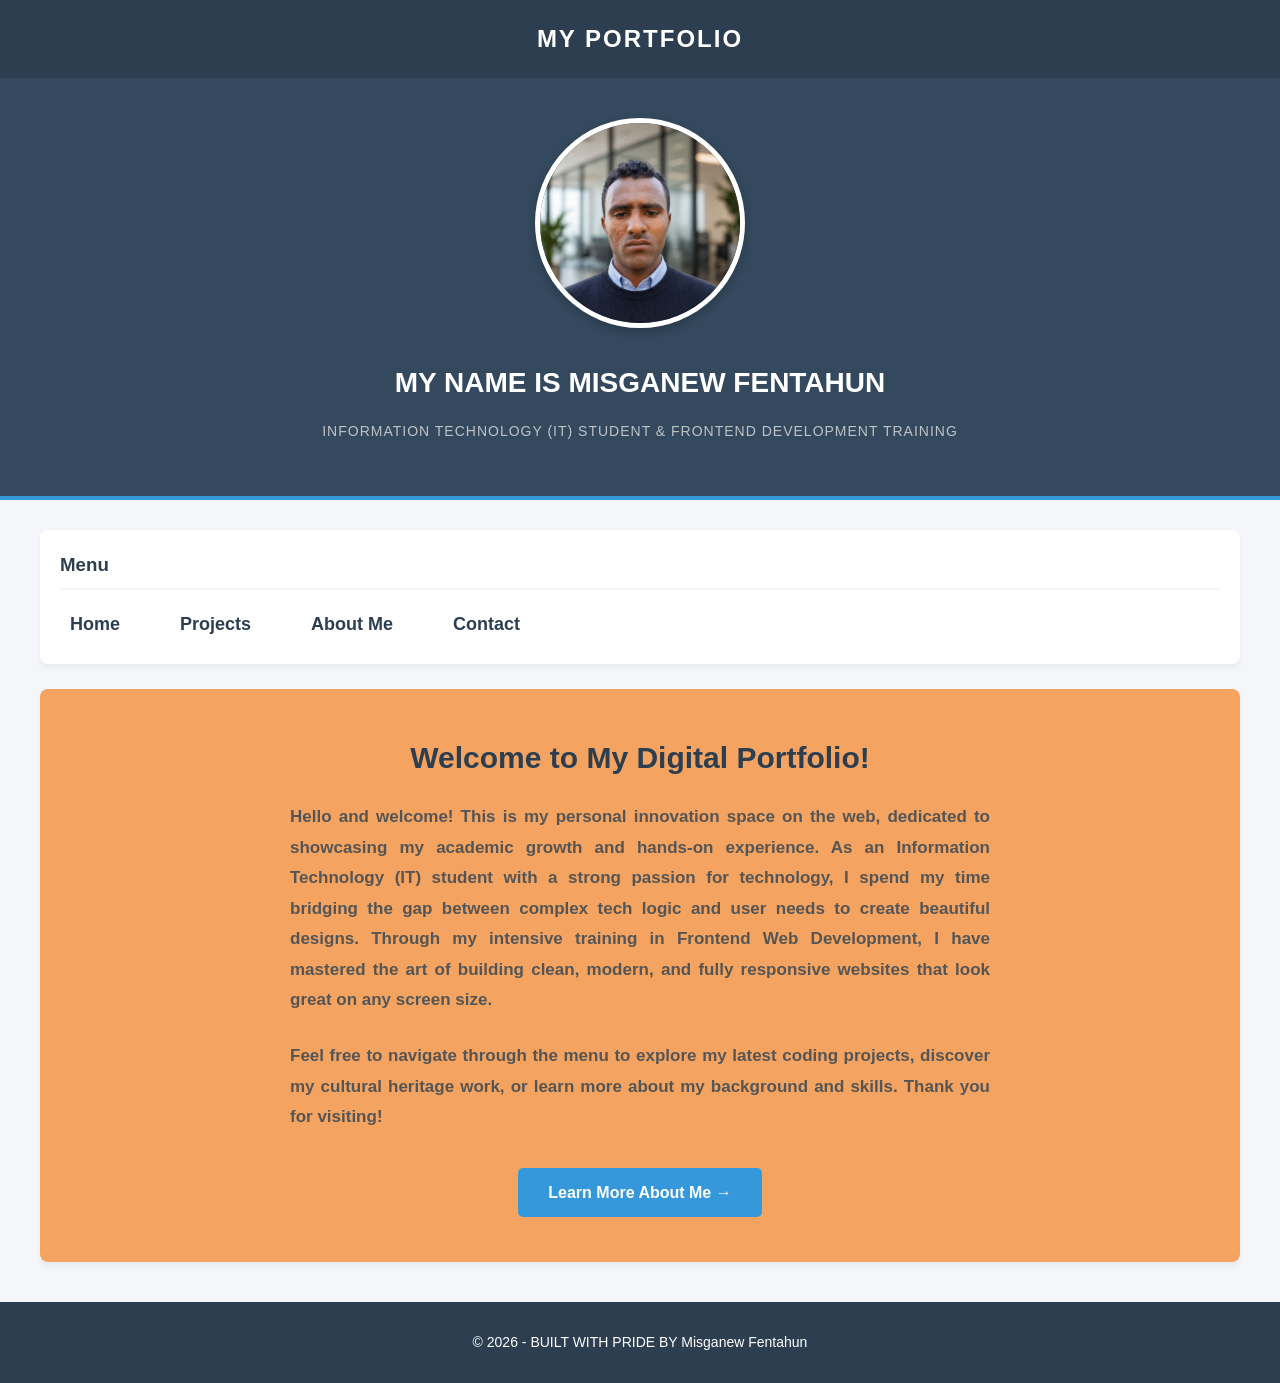
<file: index.html>
<!DOCTYPE html>
<html lang="en">
<head>
    <meta charset="UTF-8">
    <meta name="viewport" content="width=device-width, initial-scale=1.0">
    <title>Misganew Fentahun | Portfolio</title>
    <link rel="stylesheet" href="mainstyle.css">
</head>
<body>

    <header>
        <div class="logo">MY PORTFOLIO</div>
    </header>

    <section id="home" class="hero">
        <img src="misga.jpg" alt="Misganew Fentahun">
        <h1>MY NAME IS MISGANEW FENTAHUN</h1>
        <p>INFORMATION TECHNOLOGY (IT) STUDENT & FRONTEND DEVELOPMENT TRAINING</p>
    </section>

    <div class="main-layout-container">
        
        <nav class="sidebar-nav">
            <h3>Menu</h3>
            <ul>
                <li><a href="index.html">Home</a></li>
                <li><a href="project.html">Projects</a></li>
                <li><a href="about.html">About Me</a></li>
                <li><a href="contact.html">Contact</a></li>
            </ul>
        </nav>

        <main class="content-area">
            <section class="content-section" style="text-align: center; padding: 45px 25px;">
                <h2 style="font-size: 30px; color: #2c3e50; border: none; padding: 0; margin-bottom: 20px;">
                    Welcome to My Digital Portfolio!
                </h2>
                
                <p style="font-size: 17px; color: #555; max-width: 700px; margin: 0 auto 25px auto; line-height: 1.8; text-align: justify;">
                 Hello and welcome! This is my personal innovation space on the web, dedicated to showcasing my academic growth and hands-on experience. As an Information Technology (IT) student with a strong passion for technology, I spend my time bridging the gap between complex tech logic and user needs to create beautiful designs. Through my intensive training in Frontend Web Development, I have mastered the art of building clean, modern, and fully responsive websites that look great on any screen size.
                </p>

                <p style="font-size: 17px; color: #555; max-width: 700px; margin: 0 auto; line-height: 1.8; text-align: justify;">
                    Feel free to navigate through the menu to explore my latest coding projects, discover my cultural heritage work, or learn more about my background and skills. Thank you for visiting!
                </p>
                <div style="margin-top: 35px;">
                    <a href="about.html" style="background-color: #3498db; color: white; text-decoration: none; padding: 12px 30px; border-radius: 5px; font-weight: bold; font-size: 16px; display: inline-block;">
                        Learn More About Me &rarr;
                    </a>
                </div>
            </section>
        </main>

    </div>

              
    <footer>
        <p>&copy; 2026 - BUILT WITH PRIDE BY Misganew Fentahun</p>
    </footer>

</body>
</html>
</file>
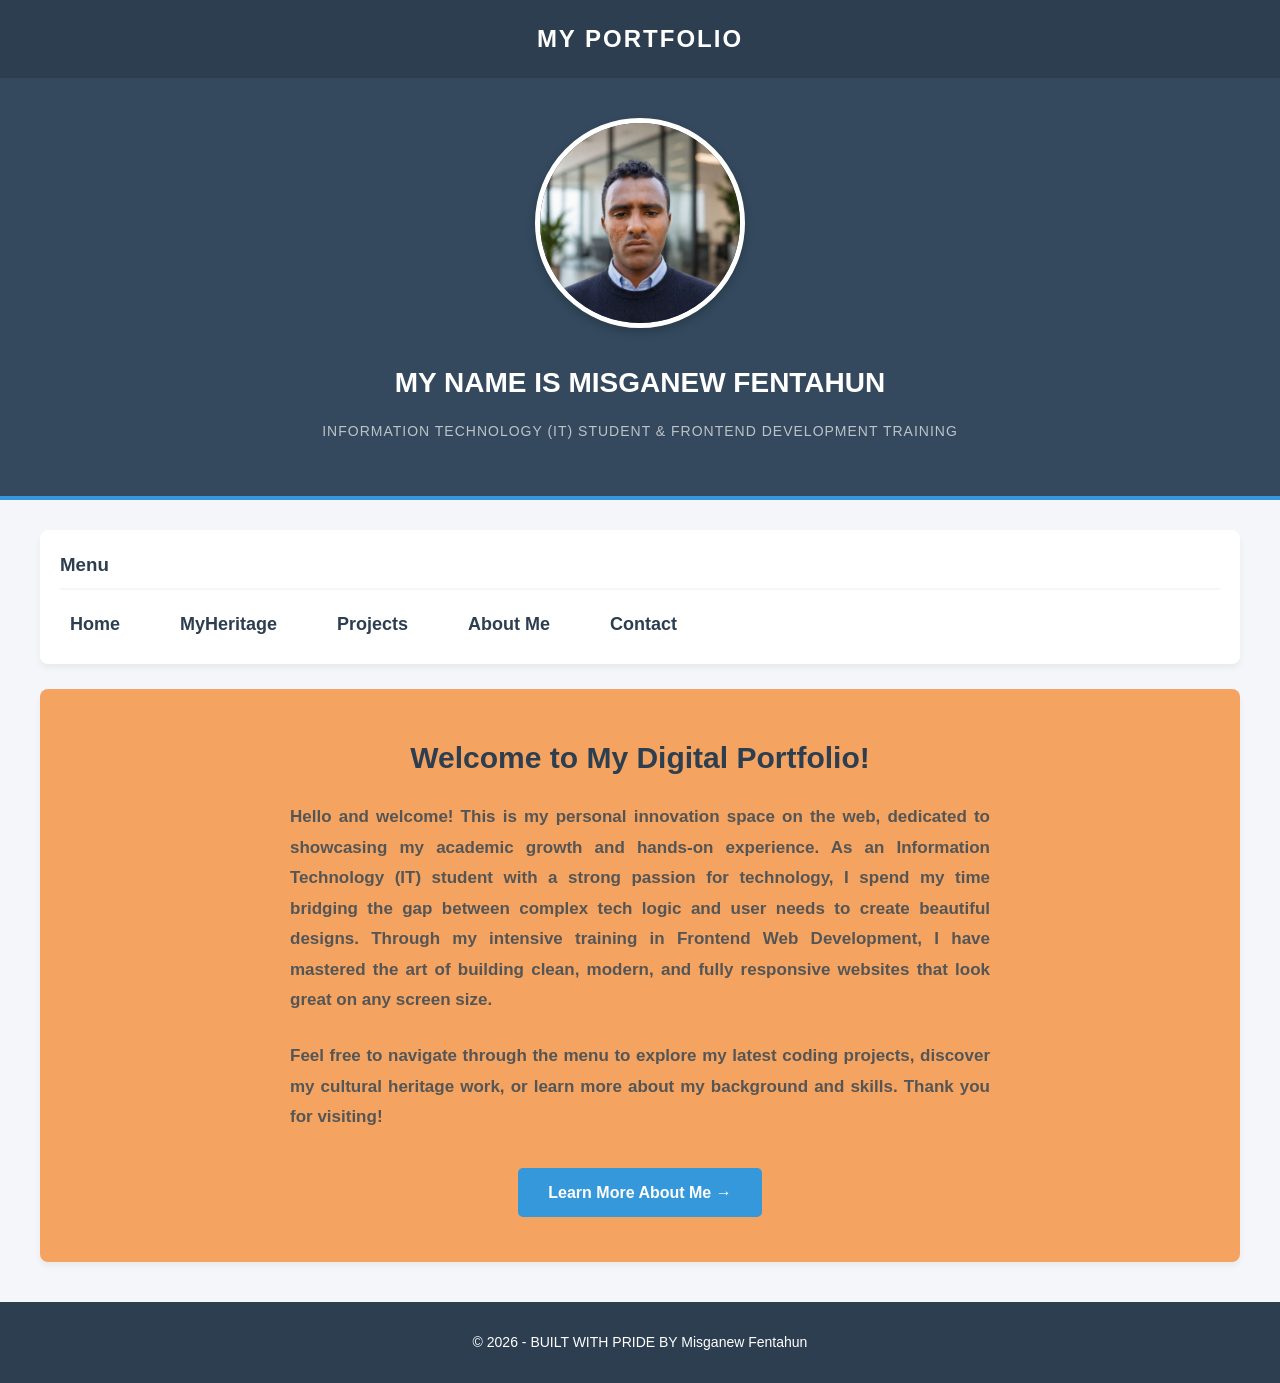
<file: Task3_portifolio/index.html>
<!DOCTYPE html>
<html lang="en">
<head>
    <meta charset="UTF-8">
    <meta name="viewport" content="width=device-width, initial-scale=1.0">
    <title>Misganew Fentahun | Portfolio</title>
    <link rel="stylesheet" href="mainstyle.css">
</head>
<body>

    <header>
        <div class="logo">MY PORTFOLIO</div>
    </header>

    <section id="home" class="hero">
        <img src="misga.jpg" alt="Misganew Fentahun">
        <h1>MY NAME IS MISGANEW FENTAHUN</h1>
        <p>INFORMATION TECHNOLOGY (IT) STUDENT & FRONTEND DEVELOPMENT TRAINING</p>
    </section>

    <div class="main-layout-container">
        
        <nav class="sidebar-nav">
            <h3>Menu</h3>
            <ul>
                <li><a href="index.html">Home</a></li>
                <li><a href="tara.html">MyHeritage</a></li>
                <li><a href="project.html">Projects</a></li>
                <li><a href="about.html">About Me</a></li>
                <li><a href="contact.html">Contact</a></li>
            </ul>
        </nav>

        <main class="content-area">
            <section class="content-section" style="text-align: center; padding: 45px 25px;">
                <h2 style="font-size: 30px; color: #2c3e50; border: none; padding: 0; margin-bottom: 20px;">
                    Welcome to My Digital Portfolio!
                </h2>
                
                <p style="font-size: 17px; color: #555; max-width: 700px; margin: 0 auto 25px auto; line-height: 1.8; text-align: justify;">
                 Hello and welcome! This is my personal innovation space on the web, dedicated to showcasing my academic growth and hands-on experience. As an Information Technology (IT) student with a strong passion for technology, I spend my time bridging the gap between complex tech logic and user needs to create beautiful designs. Through my intensive training in Frontend Web Development, I have mastered the art of building clean, modern, and fully responsive websites that look great on any screen size.
                </p>

                <p style="font-size: 17px; color: #555; max-width: 700px; margin: 0 auto; line-height: 1.8; text-align: justify;">
                    Feel free to navigate through the menu to explore my latest coding projects, discover my cultural heritage work, or learn more about my background and skills. Thank you for visiting!
                </p>
                <div style="margin-top: 35px;">
                    <a href="about.html" style="background-color: #3498db; color: white; text-decoration: none; padding: 12px 30px; border-radius: 5px; font-weight: bold; font-size: 16px; display: inline-block;">
                        Learn More About Me &rarr;
                    </a>
                </div>
            </section>
        </main>

    </div>

              
    <footer>
        <p>&copy; 2026 - BUILT WITH PRIDE BY Misganew Fentahun</p>
    </footer>

</body>
</html>
</file>
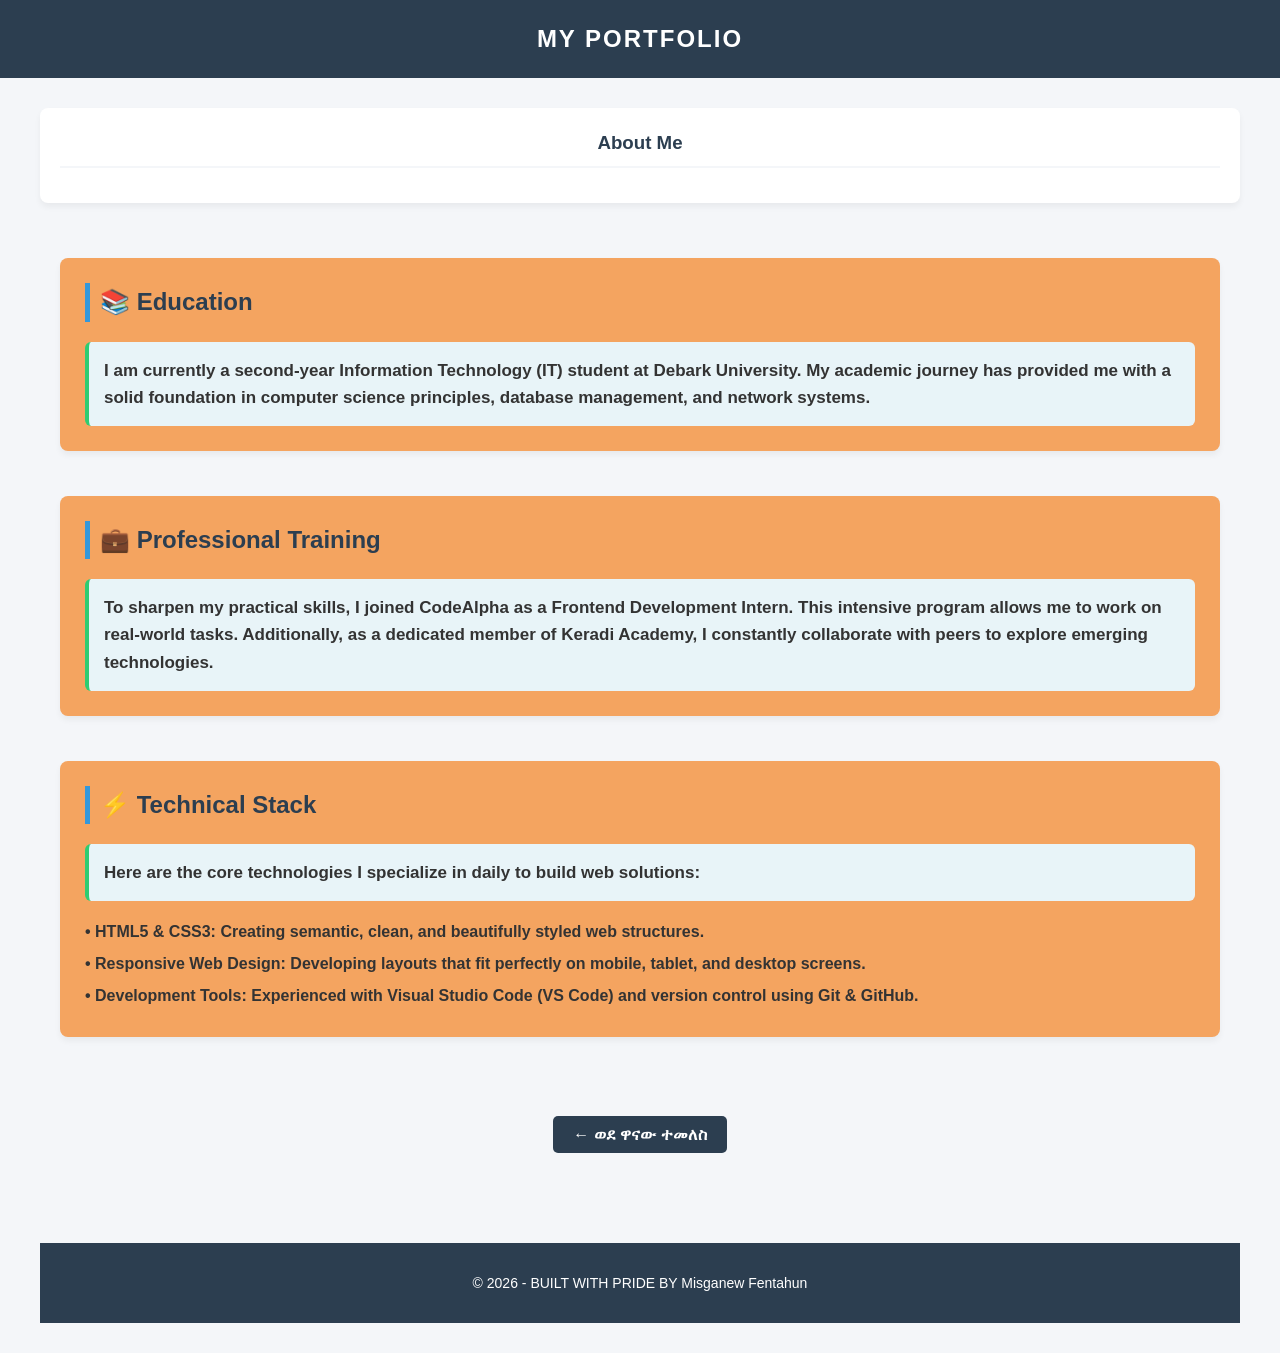
<file: about.html>
<!DOCTYPE html>
<html lang="en">
<head>
    <meta charset="UTF-8">
    <meta name="viewport" content="width=device-width, initial-scale=1.0">
    <title>About Me | Misganew Fentahun</title>
    <link rel="stylesheet" href="mainstyle.css">
</head>
<body>

    <header>
        <div class="logo">MY PORTFOLIO</div>
    </header>

    <div class="main-layout-container">
        
        <nav class="sidebar-nav">
            <center><h3>About Me</h3></center>
        </nav>

    <div class="main-layout-container">
    
        <main class="content-area">
            <section class="content-section">
                <h2>📚 Education</h2>
                <p class="about-text">
                    I am currently a <strong>second-year Information Technology (IT) student at Debark University</strong>. My academic journey has provided me with a solid foundation in computer science principles, database management, and network systems.
                </p>
            </section>

            <section class="content-section" style="margin-top: 20px;">
                <h2>💼 Professional Training</h2>
                <p class="about-text">
                    To sharpen my practical skills, I joined <strong>CodeAlpha as a Frontend Development Intern</strong>. This intensive program allows me to work on real-world tasks. Additionally, as a dedicated member of <strong>Keradi Academy</strong>, I constantly collaborate with peers to explore emerging technologies.
                </p>
            </section>

            <section class="content-section" style="margin-top: 20px;">
                <h2>⚡️ Technical Stack</h2>
                <p class="about-text">
                    Here are the core technologies I specialize in daily to build web solutions:
                </p>
                <div style="margin-top: 15px; font-size: 16px; line-height: 2; font-weight: bold;">
                    • HTML5 & CSS3: Creating semantic, clean, and beautifully styled web structures.<br>
                    • Responsive Web Design: Developing layouts that fit perfectly on mobile, tablet, and desktop screens.<br>
                    • Development Tools: Experienced with Visual Studio Code (VS Code) and version control using Git & GitHub.
                </div>
            </section>
        </main>

    </div>

    <div style="text-align: center; margin: 30px 0;">
        <a href="index.html" style="background-color: #2c3e50; color: white; padding: 10px 20px; text-decoration: none; border-radius: 5px; font-weight: bold;">← ወደ ዋናው ተመለስ</a>
    </div>

    <footer>
        <p>&copy; 2026 - BUILT WITH PRIDE BY Misganew Fentahun</p>
    </footer>

</body>
</html>
</file>
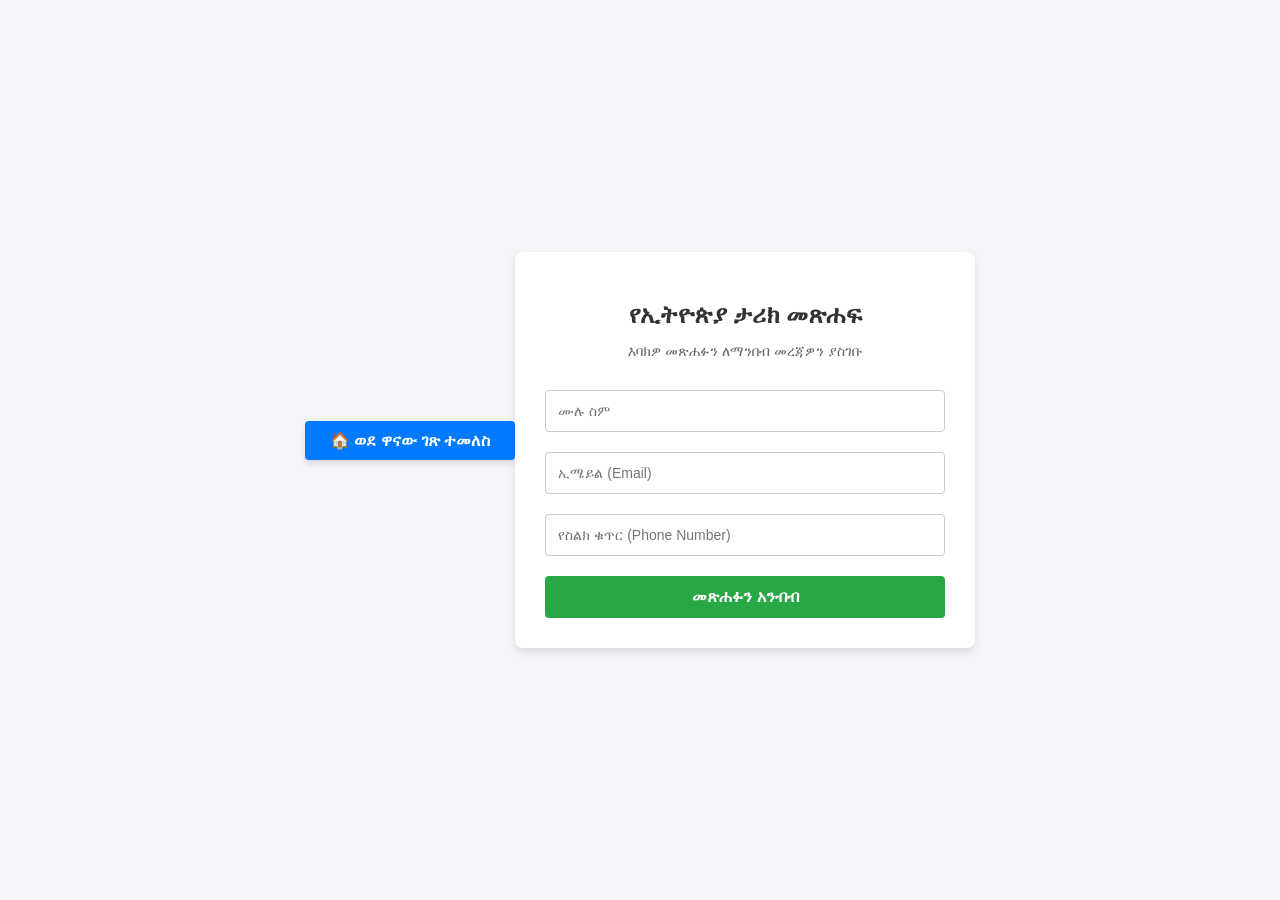
<file: book-viewer.html>
<!DOCTYPE html>
<html lang="am">
<head>
    <meta charset="UTF-8">
    <meta name="viewport" content="width=device-width, initial-scale=1.0">
    <title>የኢትዮጵያ ታሪክ መጽሐፍ ማናበቢያ</title>
    <link rel="stylesheet" href="book-style.css">
</head>
<body>
<div class="home-return-container">
    <a href="index.html" class="back-to-home-btn">🏠 ወደ ዋናው ገጽ ተመለስ</a>
</div>
    <div class="container" id="registration-form">
        <h2>የኢትዮጵያ ታሪክ መጽሐፍ</h2>
        <p>እባክዎ መጽሐፉን ለማንበብ መረጃዎን ያስገቡ</p>
        
        <form id="user-info-form" action="https://formspree.io/f/maqkedqr" method="POST">
            <input type="text" name="ስም" id="fullname" placeholder="ሙሉ ስም" required>
            <input type="email" name="ኢሜይል" id="email" placeholder="ኢሜይል (Email)" required>
            <input type="tel" name="ስልክ" id="phone" placeholder="የስልክ ቁጥር (Phone Number)" required>
            <button type="submit">መጽሐፉን አንብብ</button>
        </form>
    </div>

    <iframe id="pdf-viewer" src=""></iframe>

    <script>
        document.getElementById('user-info-form').addEventListener('submit', function(e) {
            e.preventDefault(); // ገጹ በራሱ ሪፍሬሽ እንዳያደርግ መከልከል

            const form = e.target;
            const data = new FormData(form);
            const button = form.querySelector('button');
            button.innerText = "በመላክ ላይ...";
            button.disabled = true;

            // መረጃውን ወደ Formspree (ወደ ኢሜይልህ) መላክ
            fetch(form.action, {
                method: form.method,
                body: data,
                headers: {
                    'Accept': 'application/json'
                }
            }).then(response => {
                // በ book-viewer.html ውስጥ ያለውን የጃቫስክሪፕት 'if (response.ok)' ክፍል ብቻ በዚህ ቀይረው፦

if (response.ok) {
    // ፎርሙን መደበቅ
    document.getElementById('registration-form').style.display = 'none';
    
    // የድረ-ገጽህን ቀጥታ አድራሻ ፈልጎ ማውጣት
    const currentUrl = window.location.href.replace('book-viewer.html', '');
    const pdfUrl = currentUrl + "EthiopianHistoryHarryAtkins.pdf";
    
    // በGoogle Docs Viewer አማካኝነት ፒዲኤፉን ዳውንሎድ ሳይሆን እዚያው እንዲከፈት ማስገደድ
    const pdfViewer = document.getElementById('pdf-viewer');
    pdfViewer.src = "https://docs.google.com/gview?url=" + encodeURIComponent(pdfUrl) + "&embedded=true";
    pdfViewer.style.display = 'block';
}
            }).catch(error => {
                alert("የኢንተርኔት ግንኙነት ችግር አለ፣ እባክዎ እንደገና ይሞክሩ።");
                button.innerText = "መጽሐፉን አንብብ";
                button.disabled = false;
            });
        });
    </script>

</body>
</html>
</file>
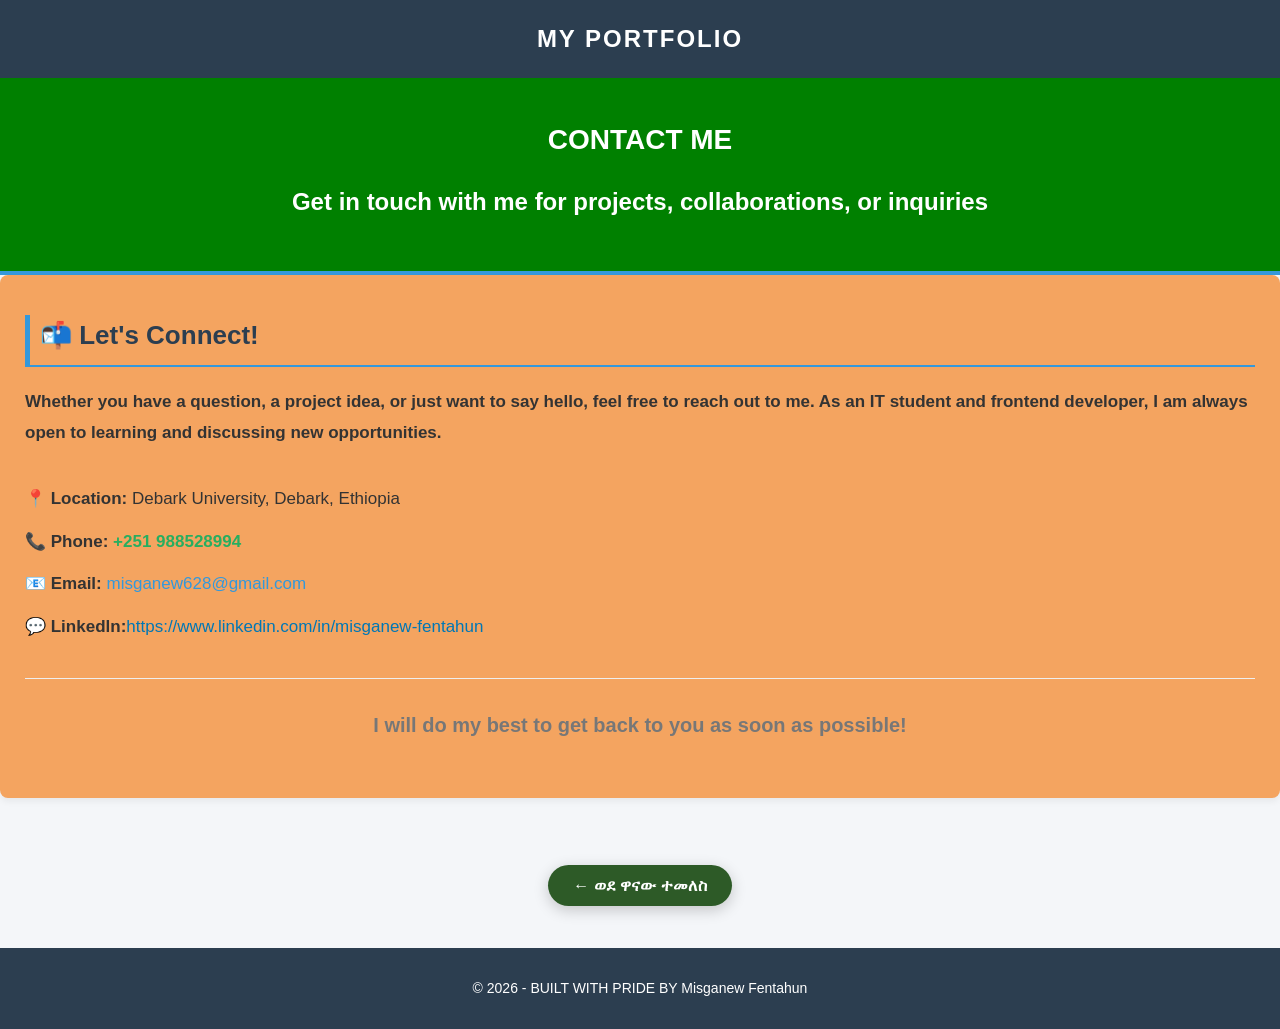
<file: contact.html>
<!DOCTYPE html>
<html lang="en">
<head>
    <meta charset="UTF-8">
    <meta name="viewport" content="width=device-width, initial-scale=1.0">
    <title>Contact Me | Misganew Fentahun</title>
    <link rel="stylesheet" href="mainstyle.css">
</head>
<body>

    <header>
        <div class="logo">MY PORTFOLIO</div>
    </header>

    <section class="hero" style="padding: 30px 20px; background-color:green;">
        <h1>CONTACT ME</h1>
        <h2>Get in touch with me for projects, collaborations, or inquiries</h2>
    </section>



        <main class="content-area">
            
            <section class="content-section" style="padding: 40px 25px;">
                <h2 style="font-size: 26px; color: #2c3e50; border-bottom: 2px solid #3498db; padding-bottom: 8px; margin-bottom: 20px;">
                    📬 Let's Connect!
                </h2>
                <p style="font-size: 17px; line-height: 1.8; color: #333; margin-bottom: 30px;">
                    Whether you have a question, a project idea, or just want to say hello, feel free to reach out to me. As an IT student and frontend developer, I am always open to learning and discussing new opportunities.
                </p>

                <div style="font-size: 17px; line-height: 2.5; color: #333; margin-bottom: 20px;">
                    📍 <strong>Location:</strong> Debark University, Debark, Ethiopia<br>
                    📞 <strong>Phone:</strong> <a href="tel:+251988528994" style="color: #27ae60; text-decoration: none; font-weight: bold;">+251 988528994</a><br>
                    📧 <strong>Email:</strong> <a href="mailto:misganew628@gmail.com" style="color: #3498db; text-decoration: none;">misganew628@gmail.com</a><br>

                    💬 <strong>Linkedln:</strong><a href="https://www.linkedin.com/in/misganew-fentahun" target="_blank" style="color:#0077b5; text-decoration: none;">https://www.linkedin.com/in/misganew-fentahun
                </div>

                <hr style="border: 0; border-top: 1px solid #eee; margin: 30px 0; font-weight: bold;">

                <h1 style="font-size: 20px; color: #777; text-align: center;">
                    I will do my best to get back to you as soon as possible!
                </h1>
            </section>

        </main>

    </div>
      <div style="text-align: center; margin: 50px 0;">
    <a href="index.html" style="
        background-color: #2d5a27; 
        color: white; 
        padding: 12px 25px; 
        text-decoration: none; 
        border-radius: 25px;
        font-weight: bold;
        box-shadow: 0 4px 15px rgba(0,0,0,0.2);
    ">← ወደ ዋናው ተመለስ</a>
</div>

    <footer>
        <p>&copy; 2026 - BUILT WITH PRIDE BY Misganew Fentahun</p>
    </footer>

</body>
</html>
</file>
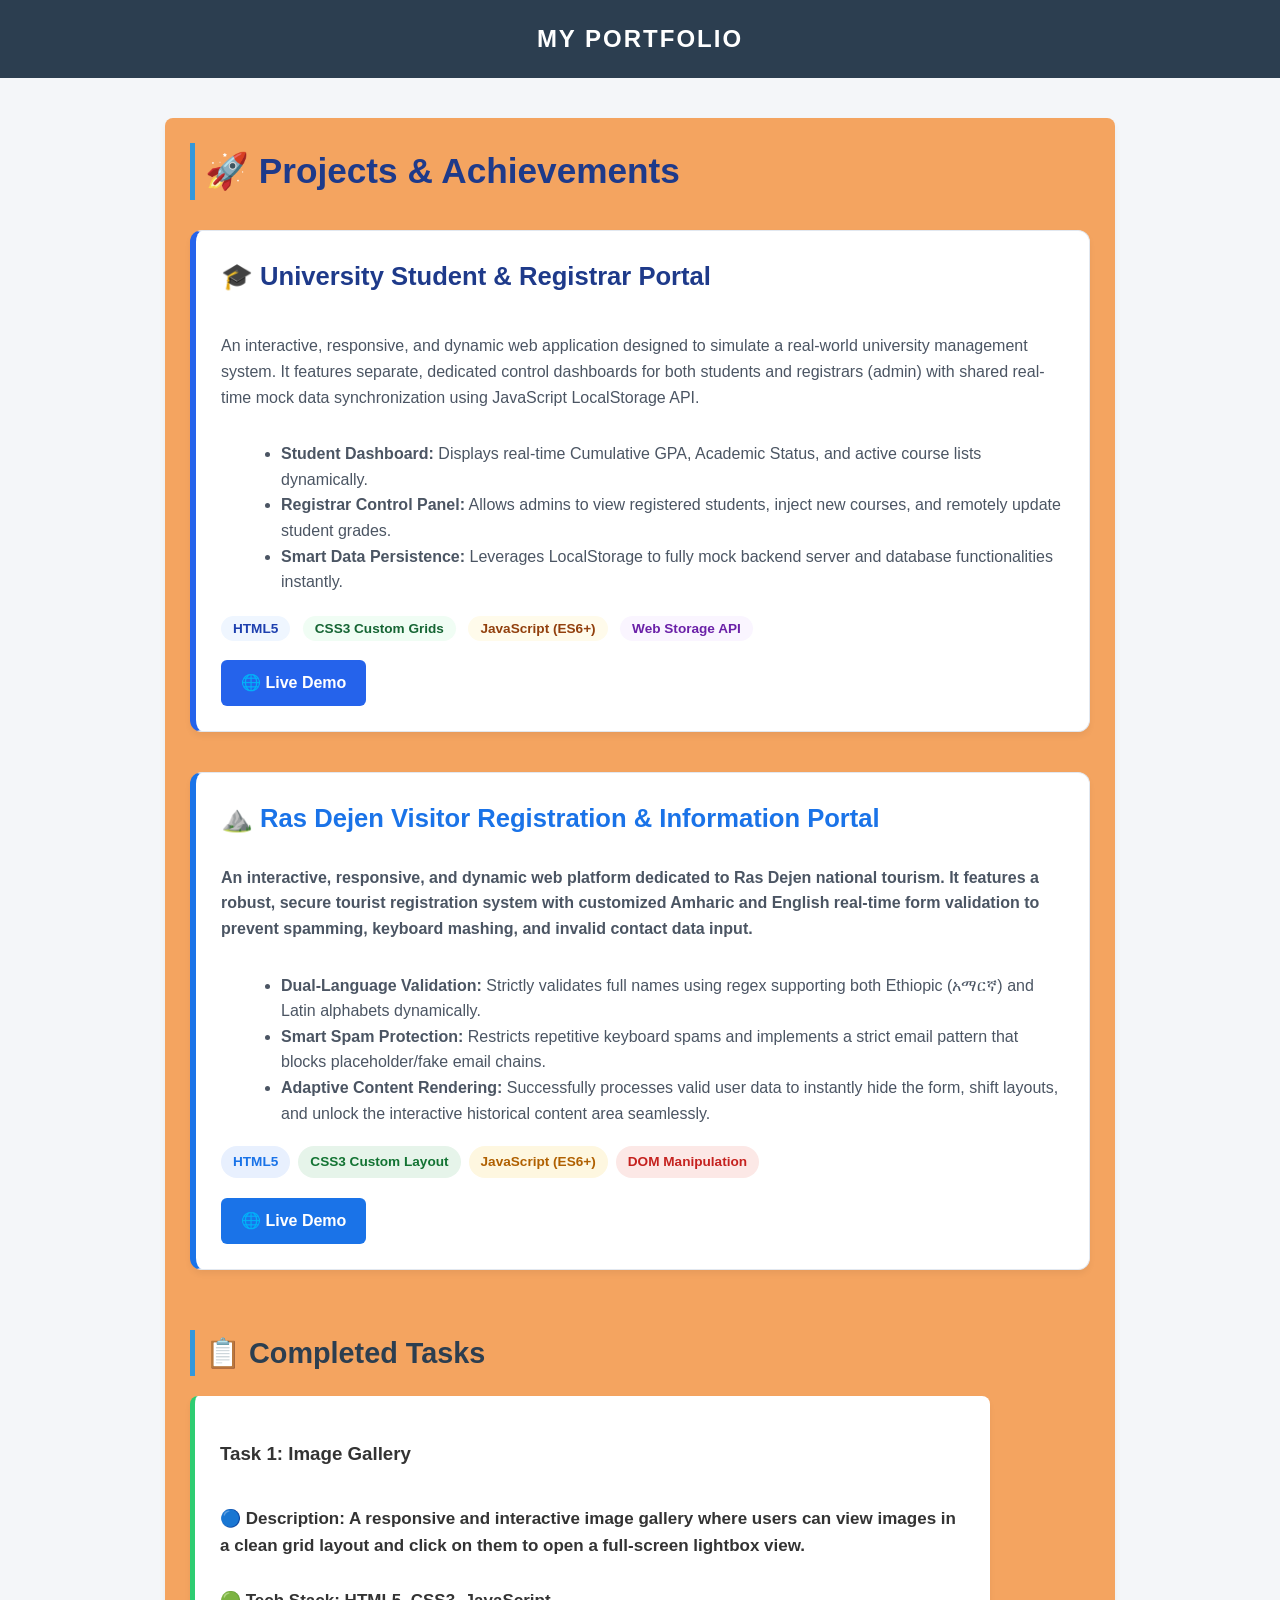
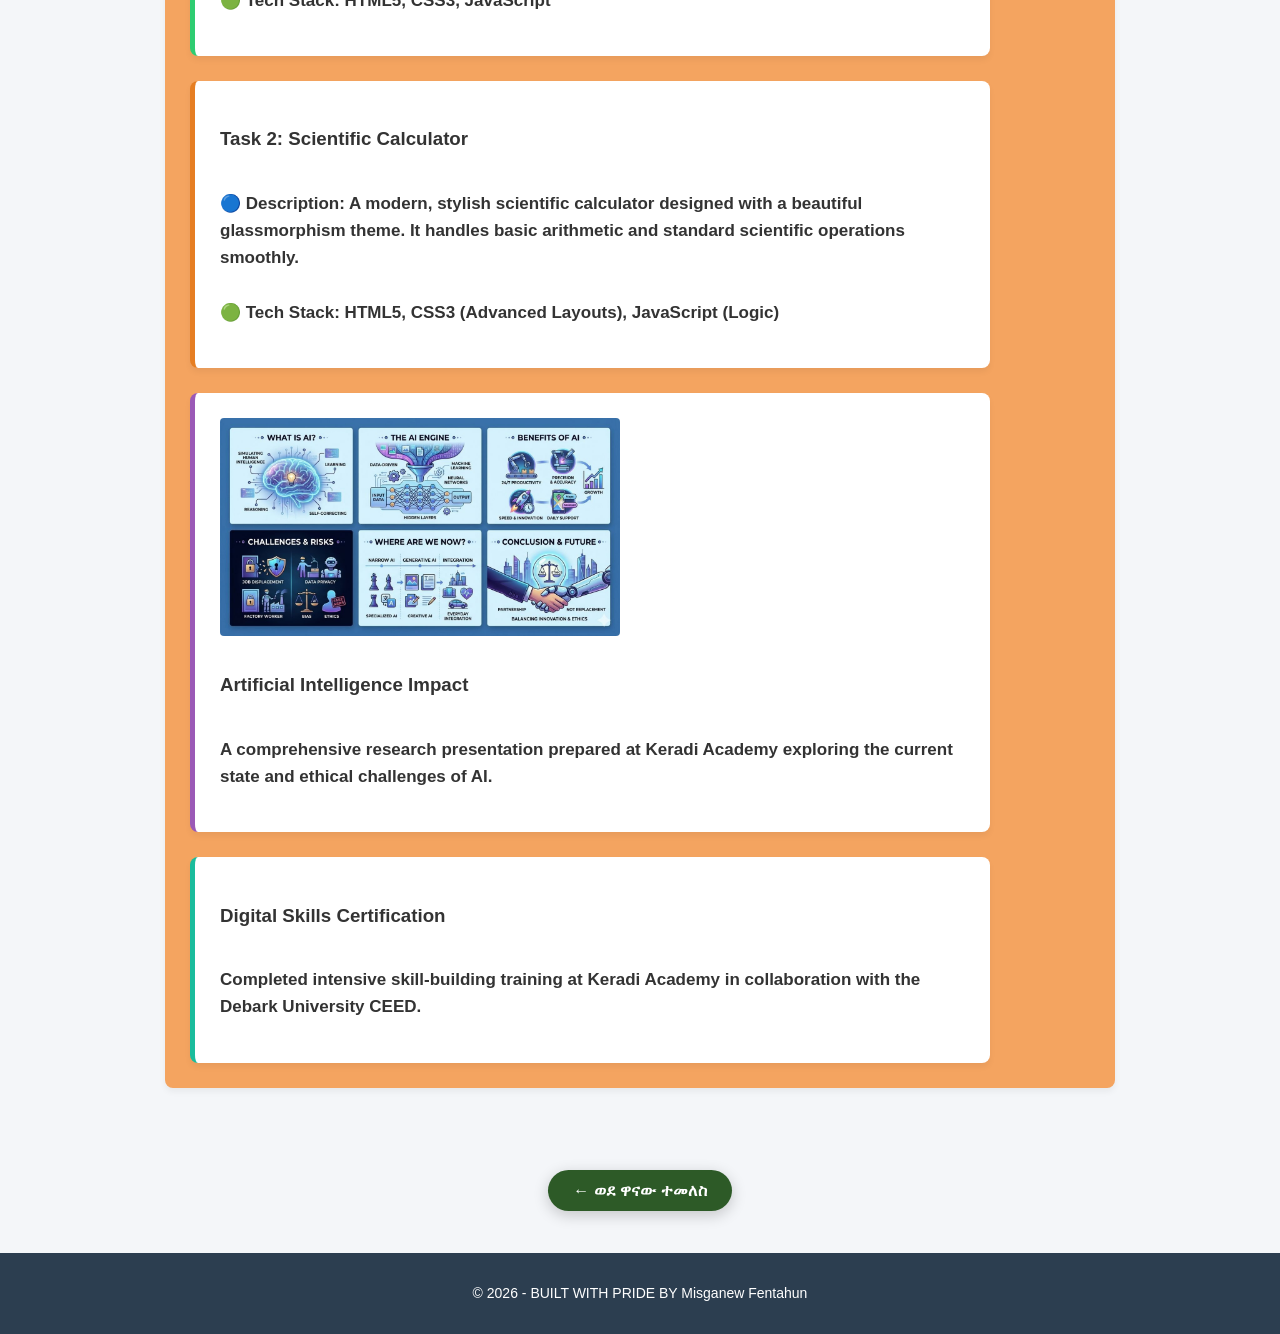
<file: project.html>
<!DOCTYPE html>
<html lang="en">
<head>
    <meta charset="UTF-8">
    <meta name="viewport" content="width=device-width, initial-scale=1.0">
    <title>Projects | Misganew Fentahun</title>
    <link rel="stylesheet" href="mainstyle.css">
    <style>
        /* ሁሉንም ካርዶች በስርዓት ወደ ታች የሚደረድር ዋና ሳጥን */
        .project-list-container {
            display: flex;
            flex-direction: column;
            gap: 30px;
            margin-top: 20px;
            max-width: 900px;
            width: 100%;
        }
        
        .custom-project-card {
            background: white;
            padding: 25px;
            border-radius: 12px;
            box-shadow: 0 4px 6px rgba(0,0,0,0.05);
            border: 1px solid #e2e8f0;
            display: flex;
            flex-direction: column;
            margin-bottom: 10px;
            text-align: left;
        }

        .custom-project-card ul {
            margin-left: 20px;
            margin-bottom: 20px;
            line-height: 1.6;
            color: #4b5563;
        }

        /* የታስኮች ዲዛይን (የነበረው ስታይል እንዳይበላሽ) */
        .project-grid {
            display: flex;
            flex-direction: column;
            gap: 25px;
            margin-top: 20px;
            max-width: 800px;
        }
        .project-card {
            background: white;
            padding: 25px;
            border-radius: 8px;
            box-shadow: 0 4px 6px rgba(0,0,0,0.05);
            border-left: 5px solid #3498db;
            display: flex;
            flex-direction: column;
            justify-content: space-between;
            text-align: left;
        }
    </style>
</head>
<body>

    <header>
        <div class="logo">MY PORTFOLIO</div>
    </header>

    <main class="content-area" style="padding: 40px 20px; display: flex; flex-direction: column; align-items: center;">
        <section class="content-section" style="width: 100%; max-width: 900px;">
            <h2 style="font-size: 2.2rem; color: #1e3a8a; margin-bottom: 30px; text-align: left;">🚀 Projects & Achievements</h2>
            
            <div class="project-list-container">

                <div class="custom-project-card" style="border-left: 6px solid #2563eb;">
                    <h3 style="color: #1e3a8a; font-size: 1.6rem; margin-top: 0; margin-bottom: 10px;">🎓 University Student & Registrar Portal</h3>
                    <h5 style="color: #4b5563; font-size: 1rem; line-height: 1.6; margin-bottom: 15px; font-weight: normal;">
                        An interactive, responsive, and dynamic web application designed to simulate a real-world university management system. It features separate, dedicated control dashboards for both students and registrars (admin) with shared real-time mock data synchronization using JavaScript LocalStorage API.
                    </h5>
                    <ul>
                        <li><strong>Student Dashboard:</strong> Displays real-time Cumulative GPA, Academic Status, and active course lists dynamically.</li>
                        <li><strong>Registrar Control Panel:</strong> Allows admins to view registered students, inject new courses, and remotely update student grades.</li>
                        <li><strong>Smart Data Persistence:</strong> Leverages LocalStorage to fully mock backend server and database functionalities instantly.</li>
                    </ul>
                    <div class="tech-badges" style="margin-bottom: 20px;">
                        <span style="background: #eff6ff; color: #1e40af; padding: 5px 12px; border-radius: 20px; font-size: 0.85rem; font-weight: bold; margin-right: 8px;">HTML5</span>
                        <span style="background: #f0fdf4; color: #166534; padding: 5px 12px; border-radius: 20px; font-size: 0.85rem; font-weight: bold; margin-right: 8px;">CSS3 Custom Grids</span>
                        <span style="background: #fffbeb; color: #92400e; padding: 5px 12px; border-radius: 20px; font-size: 0.85rem; font-weight: bold; margin-right: 8px;">JavaScript (ES6+)</span>
                        <span style="background: #faf5ff; color: #6b21a8; padding: 5px 12px; border-radius: 20px; font-size: 0.85rem; font-weight: bold;">Web Storage API</span>
                    </div>
                    <div>
                        <a href="https://misganew-dot.github.io/university-portal/" target="_blank" style="background: #2563eb; color: white; padding: 10px 20px; border-radius: 6px; text-decoration: none; font-weight: bold; display: inline-block;">🌐 Live Demo</a>
                    </div>
                </div>

                <div class="custom-project-card" style="border-left: 6px solid #1a73e8;">
                    <h3 style="color: #1a73e8; font-size: 1.6rem; margin-top: 0; margin-bottom: 10px;">⛰️ Ras Dejen Visitor Registration & Information Portal</h3>
                    <p style="color: #4b5563; font-size: 1rem; line-height: 1.6; margin-bottom: 15px;">
                        An interactive, responsive, and dynamic web platform dedicated to Ras Dejen national tourism. It features a robust, secure tourist registration system with customized Amharic and English real-time form validation to prevent spamming, keyboard mashing, and invalid contact data input.
                    </p>
                    <ul>
                        <li><strong>Dual-Language Validation:</strong> Strictly validates full names using regex supporting both Ethiopic (አማርኛ) and Latin alphabets dynamically.</li>
                        <li><strong>Smart Spam Protection:</strong> Restricts repetitive keyboard spams and implements a strict email pattern that blocks placeholder/fake email chains.</li>
                        <li><strong>Adaptive Content Rendering:</strong> Successfully processes valid user data to instantly hide the form, shift layouts, and unlock the interactive historical content area seamlessly.</li>
                    </ul>
                    <div style="margin-bottom: 20px; display: flex; flex-wrap: wrap; gap: 8px;">
                        <span style="background-color: #e8f0fe; color: #1a73e8; padding: 5px 12px; border-radius: 20px; font-size: 0.85rem; font-weight: bold;">HTML5</span>
                        <span style="background-color: #e6f4ea; color: #137333; padding: 5px 12px; border-radius: 20px; font-size: 0.85rem; font-weight: bold;">CSS3 Custom Layout</span>
                        <span style="background-color: #fef7e0; color: #b06000; padding: 5px 12px; border-radius: 20px; font-size: 0.85rem; font-weight: bold;">JavaScript (ES6+)</span>
                        <span style="background-color: #fce8e6; color: #c5221f; padding: 5px 12px; border-radius: 20px; font-size: 0.85rem; font-weight: bold;">DOM Manipulation</span>
                    </div>
                    <div>
                        <a href="https://misganew-dot.github.io/ras-dejen/" target="_blank" style="background: #1a73e8; color: white; padding: 10px 20px; border-radius: 6px; text-decoration: none; font-weight: bold; display: inline-block;">🌐 Live Demo</a>
                    </div>
                </div>

            </div>

            <h2 style="font-size: 1.8rem; color: #2c3e50; margin-top: 50px; margin-bottom: 20px; text-align: left;">📋 Completed Tasks</h2>
            
            <div class="project-grid">
                
                <div class="project-card" style="border-left-color: #2ecc71;">
                    <h3>Task 1: Image Gallery</h3>
                    <p>
                        <strong>🔵 Description:</strong> A responsive and interactive image gallery where users can view images in a clean grid layout and click on them to open a full-screen lightbox view.<br><br>
                        <strong>🟢 Tech Stack:</strong> HTML5, CSS3, JavaScript
                    </p>
                </div>
                
                <div class="project-card" style="border-left-color: #e67e22;">
                    <h3>Task 2: Scientific Calculator</h3>
                    <p>
                        <strong>🔵 Description:</strong> A modern, stylish scientific calculator designed with a beautiful glassmorphism theme. It handles basic arithmetic and standard scientific operations smoothly.<br><br>
                        <strong>🟢 Tech Stack:</strong> HTML5, CSS3 (Advanced Layouts), JavaScript (Logic)
                    </p>
                </div>

                <div class="project-card" style="border-left-color: #9b59b6;">
                    <img src="AL.jpg" alt="AI Presentation" style="width:100%; max-width:400px; border-radius:4px; margin-bottom:15px; display:block;">
                    <h3>Artificial Intelligence Impact</h3>
                    <p>A comprehensive research presentation prepared at Keradi Academy exploring the current state and ethical challenges of AI.</p>
                </div>
                
                <div class="project-card" style="border-left-color: #1abc9c;">
                    <h3>Digital Skills Certification</h3>
                    <p>Completed intensive skill-building training at Keradi Academy in collaboration with the Debark University CEED.</p>
                </div>

            </div>
        </section>
    </main>

    <div style="text-align: center; margin: 50px 0;">
        <a href="index.html" style="
            background-color: #2d5a27; 
            color: white; 
            padding: 12px 25px; 
            text-decoration: none; 
            border-radius: 25px;
            font-weight: bold;
            box-shadow: 0 4px 15px rgba(0,0,0,0.2);
        ">← ወደ ዋናው ተመለስ</a>
    </div>

    <footer>
        <p>&copy; 2026 - BUILT WITH PRIDE BY Misganew Fentahun</p>
    </footer>

</body>
</html>
</file>
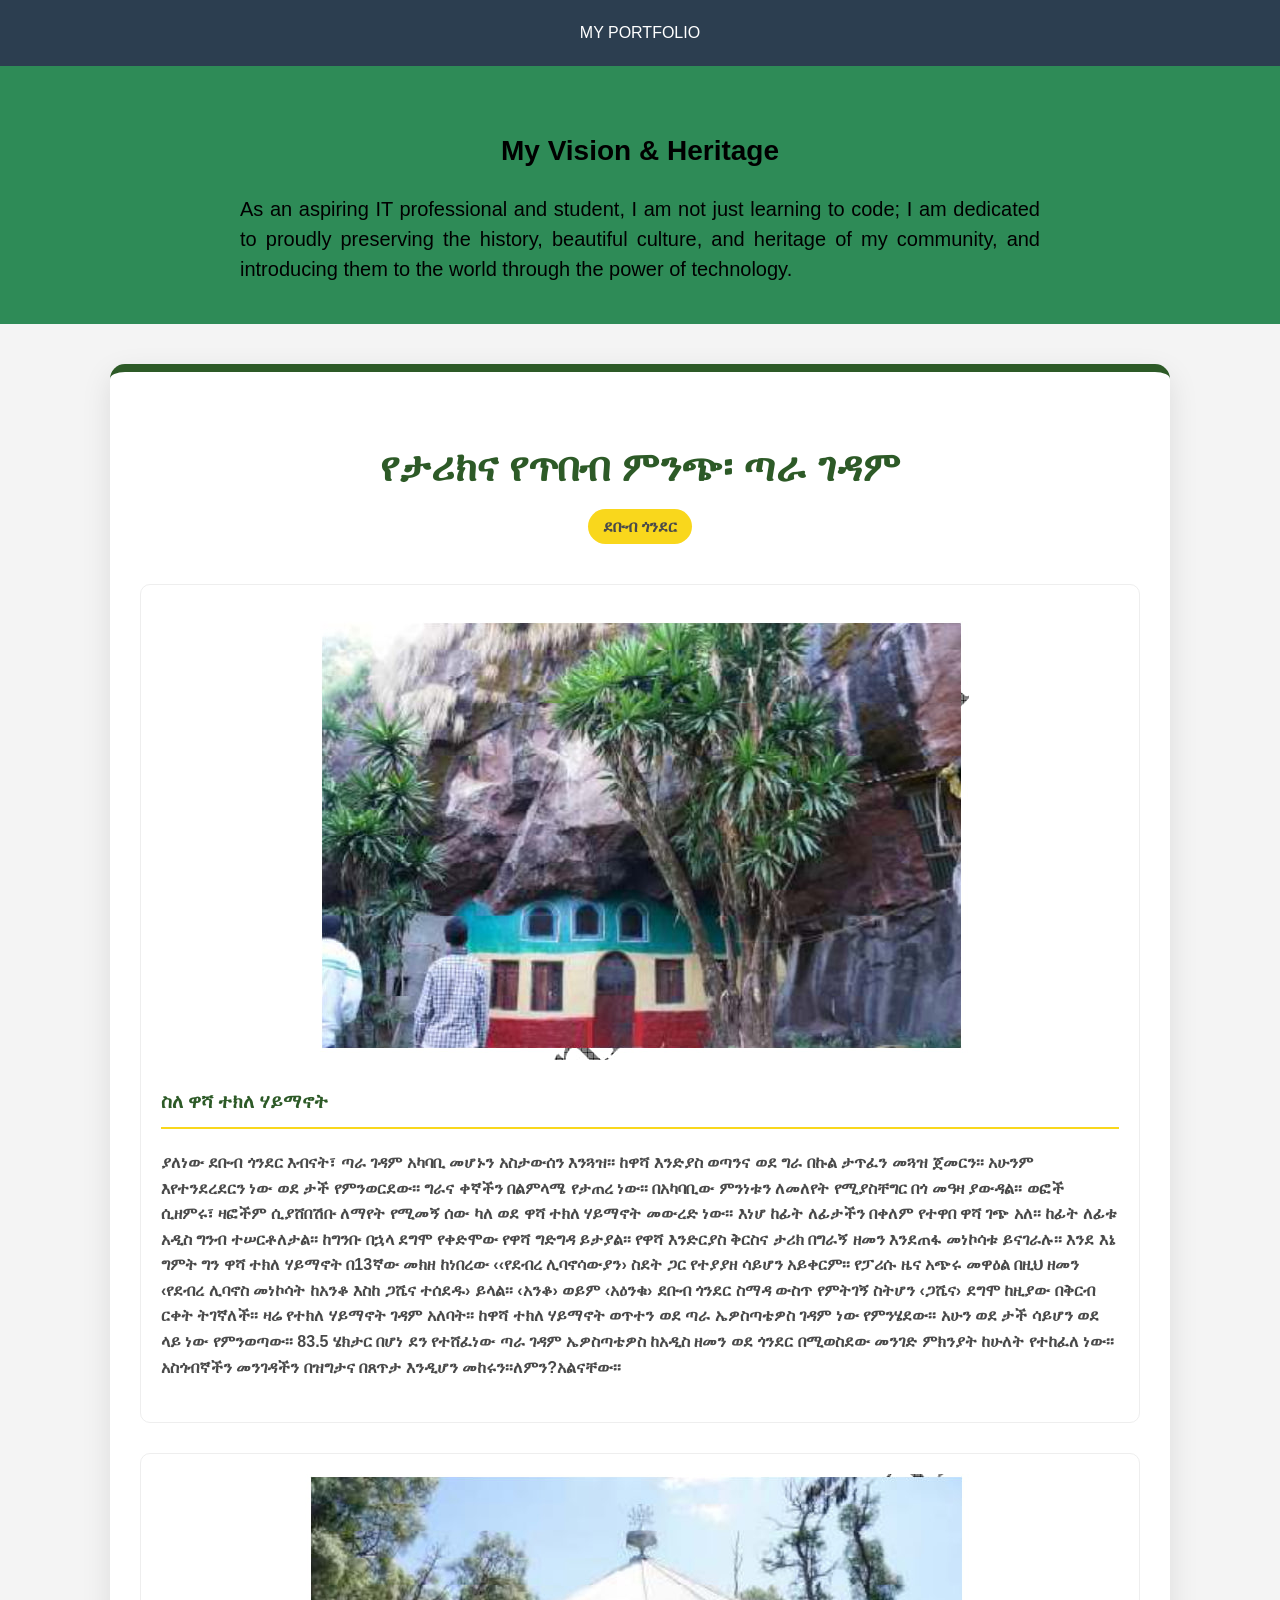
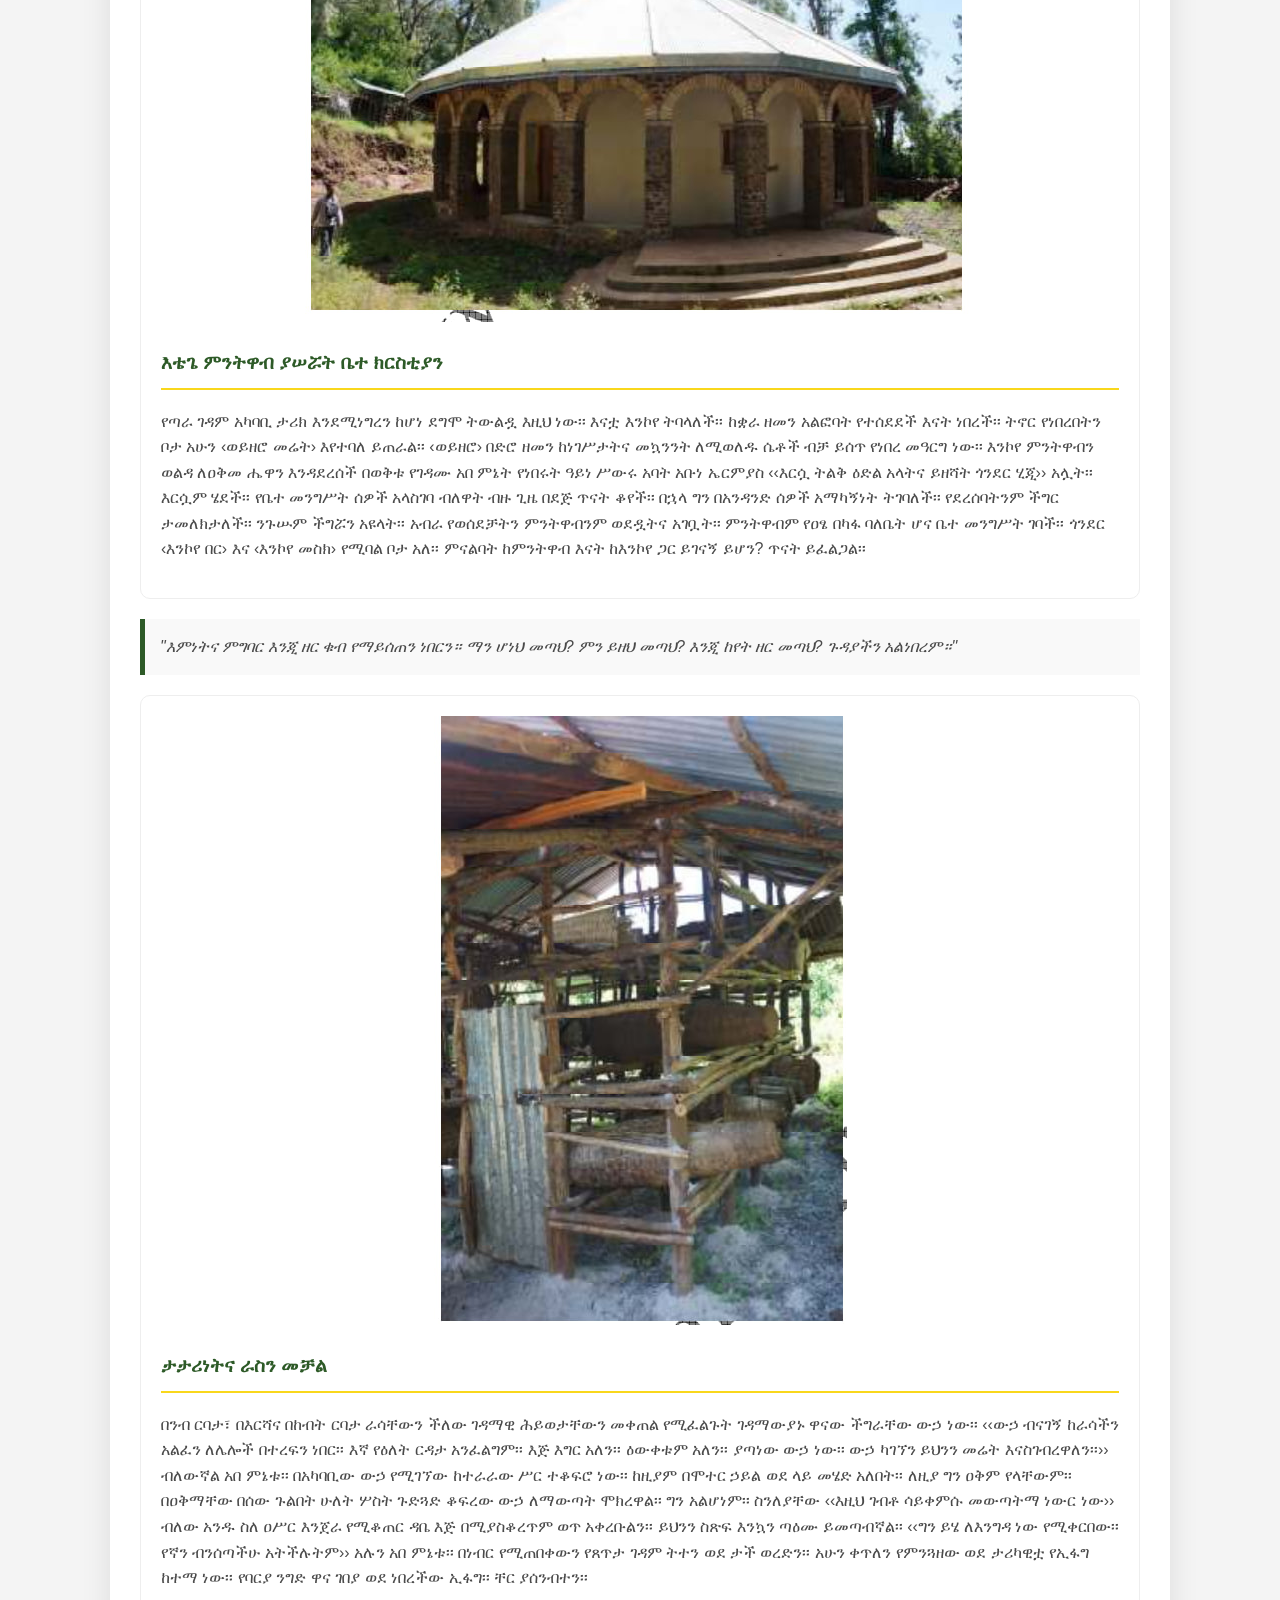
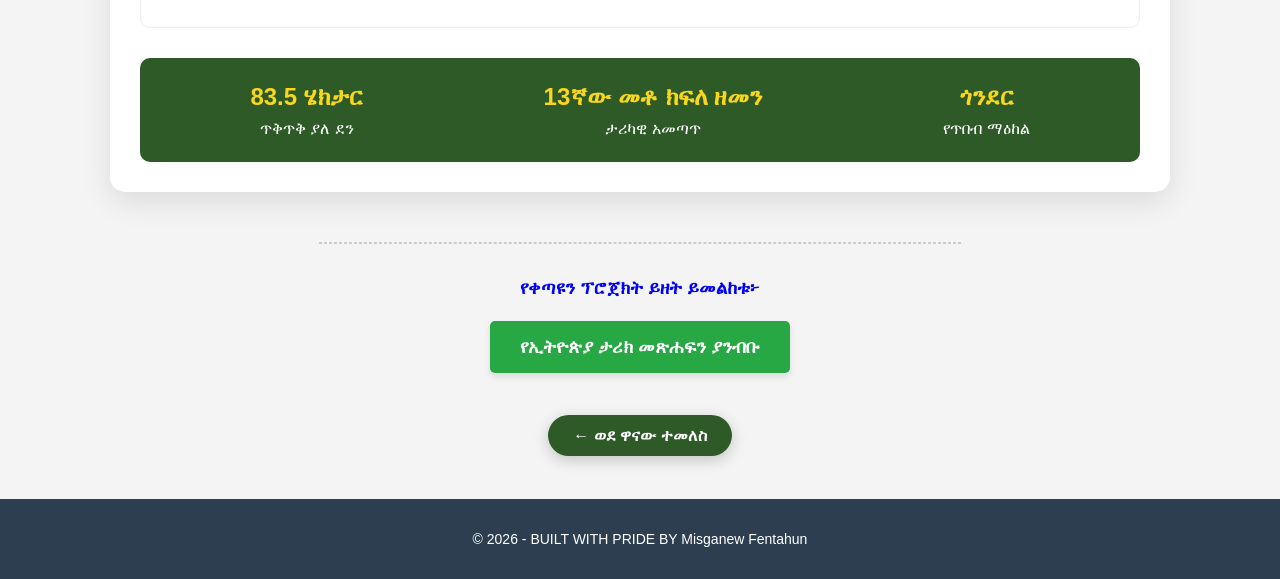
<file: tara.html>
<!DOCTYPE html>
<html lang="am">
<head>
    <meta charset="UTF-8">
    <meta name="viewport" content="width=device-width, initial-scale=1.0">
    <title>የእኔ መገኛ - ጣራ ገዳም</title>
    <style>
        :root {
            --primary-green: #2d5a27;
            --ethiopian-gold: #f9d71c;
            --stone-gray: #4a4a4a;
            --white: #ffffff;
        }

        body {
            font-family: 'Segoe UI', Tahoma, Geneva, Verdana, sans-serif;
            line-height: 1.6;
            margin: 0;
            background-color: #f4f4f4;
            color: var(--stone-gray);
        }

        .heritage-section {
            max-width: 1000px;
            margin: 40px auto;
            background: var(--white);
            padding: 30px;
            border-radius: 15px;
            box-shadow: 0 10px 30px rgba(0,0,0,0.1);
            border-top: 8px solid var(--primary-green);
        }

        .header-area {
            text-align: center;
            margin-bottom: 40px;
        }

        h1 {
            color: var(--primary-green);
            font-size: 2.5rem;
            margin-bottom: 10px;
        }

        .location-tag {
            background: var(--ethiopian-gold);
            padding: 5px 15px;
            border-radius: 20px;
            font-weight: bold;
            display: inline-block;
        }

        .grid-container {
            display: grid;
            grid-template-columns: repeat(auto-fit, minmax(300px, 1fr));
            gap: 25px;
            margin-top: 30px;
        }

        .info-card {
            background: #fff;
            border: 1px solid #eee;
            padding: 20px;
            border-radius: 10px;
            transition: transform 0.3s ease;
        }

        .info-card:hover {
            transform: translateY(-5px);
            border-color: var(--primary-green);
        }

        h3 {
            color: var(--primary-green);
            border-bottom: 2px solid var(--ethiopian-gold);
            padding-bottom: 10px;
        }

        .quote-box {
            background: #f9f9f9;
            border-left: 5px solid var(--primary-green);
            padding: 15px;
            margin: 20px 0;
            font-style: italic;
        }

        .stats-bar {
            display: flex;
            justify-content: space-around;
            background: var(--primary-green);
            color: white;
            padding: 20px;
            border-radius: 10px;
            margin-top: 30px;
            text-align: center;
        }

        .stat-item span {
            display: block;
            font-size: 1.5rem;
            font-weight: bold;
            color: var(--ethiopian-gold);
        }
        footer {
    background-color: #2c3e50;
    color: white;
    text-align: center;
    padding: 15px;
    margin-top: 40px;
    font-size: 14px;
}
header{
    background-color: #2c3e50;
    color: white;
    padding: 20px;
    text-align: center;
}
/* ሙሉውን ሳጥን መካከለኛ የሚያደርግ */
.next-project-container {
    text-align: center;
    margin: 50px 0;
}

/* የመለያያ መስመሩ ዲዛይን */
.project-separator {
    width: 50%;
    margin: 30px auto;
    border: 1px dashed #ccc;
}

/* የጽሑፉ ስታይል */
.project-prompt {
    font-size: 18px;
    font-weight: bold;
    color: #333;
}

/* የአረንጓዴው ቁልፍ (Button) ዲዛይን */
.next-project-btn {
    display: inline-block;
    padding: 12px 30px;
    background-color: #28a745;
    color: white !important;
    text-decoration: none;
    font-size: 18px;
    font-weight: bold;
    border-radius: 5px;
    box-shadow: 0 4px 6px rgba(0,0,0,0.1);
    transition: background 0.3s ease;
}

/* ማውሱ ቁልፉ ላይ ሲያርፍ የሚኖረው ለውጥ */
.next-project-btn:hover {
    background-color: #218838;
}
    </style>
</head>
<body>
    <header>
        <div class="logo">MY PORTFOLIO</div>
    </header>
  <div class="content-section" style="text-align: center; padding: 40px 25px; background-color:seagreen;">
    <h2 style="font-size: 28px; color: black; margin-bottom: 20px;">My Vision & Heritage</h2>
    
    <p style="font-size: 20px; line-height: 1.5; color: black; max-width: 800px; margin: 0 auto; text-align: justify;">
        As an aspiring IT professional and student, I am not just learning to code; I am dedicated to proudly preserving the history, beautiful culture, and heritage of my community, and introducing them to the world through the power of technology.
    </p>
</div>
<section class="heritage-section">
    <div class="header-area">
        <h1>የታሪክና የጥበብ ምንጭ፡ ጣራ ገዳም</h1>
        <div class="location-tag">ደቡብ ጎንደር</div>
    </div>

    <div class="info-card">
       <center> <img src="t.jpg"></center>
        <h3>ስለ ዋሻ ተክለ ሃይማኖት</h3>
        <h4>ያለነው ደቡብ ጎንደር እብናት፣ ጣራ ገዳም አካባቢ መሆኑን አስታውሰን እንጓዝ፡፡ 
ከዋሻ እንድያስ ወጣንና ወደ ግራ በኩል ታጥፈን መጓዝ ጀመርን፡፡ አሁንም እየተንደረደርን ነው ወደ ታች 
የምንወርደው፡፡ ግራና ቀኛችን በልምላሜ የታጠረ ነው፡፡ በአካባቢው ምንነቱን ለመለየት የሚያስቸግር በጎ መዓዛ 
ያውዳል፡፡ ወፎች ሲዘምሩ፣ ዛፎችም ሲያሸበሽቡ ለማየት የሚመኝ ሰው ካለ ወደ ዋሻ ተክለ ሃይማኖት መውረድ 
ነው፡፡ 
እነሆ ከፊት ለፊታችን በቀለም የተዋበ ዋሻ ገጭ አለ፡፡ ከፊት ለፊቱ አዲስ ግንብ ተሠርቶለታል፡፡ ከግንቡ በኋላ 
ደግሞ የቀድሞው የዋሻ ግድግዳ ይታያል፡፡ የዋሻ እንድርያስ ቅርስና ታሪክ በግራኝ ዘመን እንደጠፋ መነኮሳቱ 
ይናገራሉ፡፡ እንደ እኔ ግምት ግን ዋሻ ተክለ ሃይማኖት በ13ኛው መክዘ ከነበረው ‹‹የደብረ ሊባኖሳውያን› ስደት ጋር 
የተያያዘ ሳይሆን አይቀርም፡፡ የፓሪሱ ዜና አጭሩ መዋዕል በዚህ ዘመን ‹የደብረ ሊባኖስ መነኮሳት ከአንቆ እስከ 
ጋሼና ተሰደዱ› ይላል፡፡ ‹አንቆ› ወይም ‹አዕንቁ› ደቡብ ጎንደር ስማዳ ውስጥ የምትገኝ ስትሆን ‹ጋሼና› ደግሞ 
ከዚያው በቅርብ ርቀት ትገኛለች፡፡ ዛሬ የተክለ ሃይማኖት ገዳም አለባት፡፡ 
ከዋሻ ተክለ ሃይማኖት ወጥተን ወደ ጣራ ኤዎስጣቴዎስ ገዳም ነው የምንሄደው፡፡ አሁን ወደ ታች ሳይሆን ወደ ላይ 
ነው የምንወጣው፡፡ 83.5 ሄክታር በሆነ ደን የተሸፈነው ጣራ ገዳም ኤዎስጣቴዎስ ከአዲስ ዘመን ወደ ጎንደር 
በሚወስደው መንገድ ምክንያት ከሁለት የተከፈለ ነው፡፡ አስጎብኛችን መንገዳችን በዝግታና በጸጥታ እንዲሆን 
መከሩን፡፡ለምን?አልናቸው፡፡
</h4>
    </div>
    <div class="grid-container">
        <div class="info-card">
   <center><img src="tt.jpg"></center>
            <h3>እቴጌ ምንትዋብ ያሠሯት ቤተ ክርስቲያን</h3>
            <p>የጣራ ገዳም አካባቢ ታሪክ እንደሚነግረን ከሆነ ደግሞ ትውልዷ እዚህ ነው፡፡ እናቷ እንኮየ ትባላለች፡፡ ከቋራ 
ዘመን አልፎባት የተሰደደች እናት ነበረች፡፡ ትኖር የነበረበትን ቦታ አሁን ‹ወይዘሮ መሬት› እየተባለ ይጠራል፡፡ 
‹ወይዘሮ› በድሮ ዘመን ከነገሥታትና መኳንንት ለሚወለዱ ሴቶች ብቻ ይሰጥ የነበረ መዓርግ ነው፡፡ እንኮየ 
ምንትዋብን ወልዳ ለዐቅመ ሔዋን እንዳደረሰች በወቅቱ የገዳሙ አበ ምኔት የነበሩት ዓይነ ሥውሩ አባት አቡነ 
ኤርምያስ ‹‹እርሷ ትልቅ ዕድል አላትና ይዘሻት ጎንደር ሂጂ›› አሏት፡፡ እርሷም ሄደች፡፡ የቤተ መንግሥት ሰዎች 
አላስገባ ብለዋት ብዙ ጊዜ በደጅ ጥናት ቆየች፡፡ በኋላ ግን በአንዳንድ ሰዎች አማካኝነት ትገባለች፡፡ የደረሰባትንም 
ችግር ታመለክታለች፡፡ ንጉሡም ችግሯን አዩላት፡፡ አብራ የወሰደቻትን ምንትዋብንም ወደዷትና አገቧት፡፡ 
ምንትዋብም የዐፄ በካፋ ባለቤት ሆና ቤተ መንግሥት ገባች፡፡ 
ጎንደር ‹እንኮየ በር› እና ‹እንኮየ መስክ› የሚባል ቦታ አለ፡፡ ምናልባት ከምንትዋብ እናት ከእንኮየ ጋር ይገናኝ 
ይሆን? ጥናት ይፈልጋል፡፡
</p>
        </div>
        </div>
    <div class="quote-box">
        "እምነትና ምግባር እንጂ ዘር ቁብ የማይሰጠን ነበርን። ማን ሆነህ መጣህ? ምን ይዘህ መጣህ? እንጂ ከየት ዘር መጣህ? ጉዳያችን አልነበረም።"
    </div>

    <div class="info-card">
        <center><img src="ttt.jpg"></center>
        <h3>ታታሪነትና ራስን መቻል</h3>
        <p>በንብ ርባታ፣ በእርሻና በከብት ርባታ ራሳቸውን ችለው ገዳማዊ ሕይወታቸውን መቀጠል የሚፈልጉት ገዳማውያኑ 
ዋናው ችግራቸው ውኃ ነው፡፡ ‹‹ውኃ ብናገኝ ከራሳችን አልፈን ለሌሎች በተረፍን ነበር፡፡ እኛ የዕለት ርዳታ 
አንፈልግም፡፡ እጅ እግር አለን፡፡ ዕውቀቱም አለን፡፡ ያጣነው ውኃ ነው፡፡ ውኃ ካገኘን ይህንን መሬት 
እናስገብረዋለን፡፡›› ብለውኛል አበ ምኔቱ፡፡ በአካባቢው ውኃ የሚገኘው ከተራራው ሥር ተቆፍሮ ነው፡፡ ከዚያም 
በሞተር ኃይል ወደ ላይ መሄድ አለበት፡፡ ለዚያ ግን ዐቅም የላቸውም፡፡ በዐቅማቸው በሰው ጉልበት ሁለት ሦስት 
ጉድጓድ ቆፍረው ውኃ ለማውጣት ሞክረዋል፡፡ ግን አልሆነም፡፡ 
ስንለያቸው ‹‹እዚህ ገብቶ ሳይቀምሱ መውጣትማ ነውር ነው›› ብለው አንዱ ስለ ዐሥር እንጀራ የሚቆጠር ዳቤ እጅ 
በሚያስቆረጥም ወጥ አቀረቡልን፡፡ ይህንን ስጽፍ እንኳን ጣዕሙ ይመጣብኛል፡፡ ‹‹ግን ይሄ ለእንግዳ ነው 
የሚቀርበው፡፡ የኛን ብንሰጣችሁ አትችሉትም›› አሉን አበ ምኔቱ፡፡ በነብር የሚጠበቀውን የጸጥታ ገዳም ትተን ወደ 
ታች ወረድን፡፡ አሁን ቀጥለን የምንጓዘው ወደ ታሪካዊቷ የኢፋግ ከተማ ነው፡፡ የባርያ ንግድ ዋና ገበያ ወደ 
ነበረችው ኢፋግ፡፡ 
ቸር ያሰንብተን፡፡</p>
    </div>

    <div class="stats-bar">
        <div class="stat-item">
            <span>83.5 ሄክታር</span>ጥቅጥቅ ያለ ደን
        </div>
        <div class="stat-item">
            <span>13ኛው መቶ ክፍለ ዘመን</span>
        ታሪካዊ አመጣጥ
        </div>
        <div class="stat-item">
            <span>ጎንደር</span>
        የጥበብ ማዕከል
        </div>
    </div>
</section>
<div class="next-project-container">
    <hr class="project-separator">
    <p class="project-prompt" style="color: blue;">የቀጣዩን ፕሮጀክት ይዘት ይመልከቱ፦</p>
    <a href="book-viewer.html" class="next-project-btn">የኢትዮጵያ ታሪክ መጽሐፍን ያንብቡ</a>
</div>
 <div style="text-align: center; margin: 50px 0;">
    <a href="index.html" style="
        background-color: #2d5a27; 
        color: white; 
        padding: 12px 25px; 
        text-decoration: none; 
        border-radius: 25px;
        font-weight: bold;
        box-shadow: 0 4px 15px rgba(0,0,0,0.2);
    ">← ወደ ዋናው ተመለስ</a>
</div>
 <footer>
        <p>&copy; 2026 - BUILT WITH PRIDE BY Misganew Fentahun</p>
    </footer>
</body>
</html>
</file>
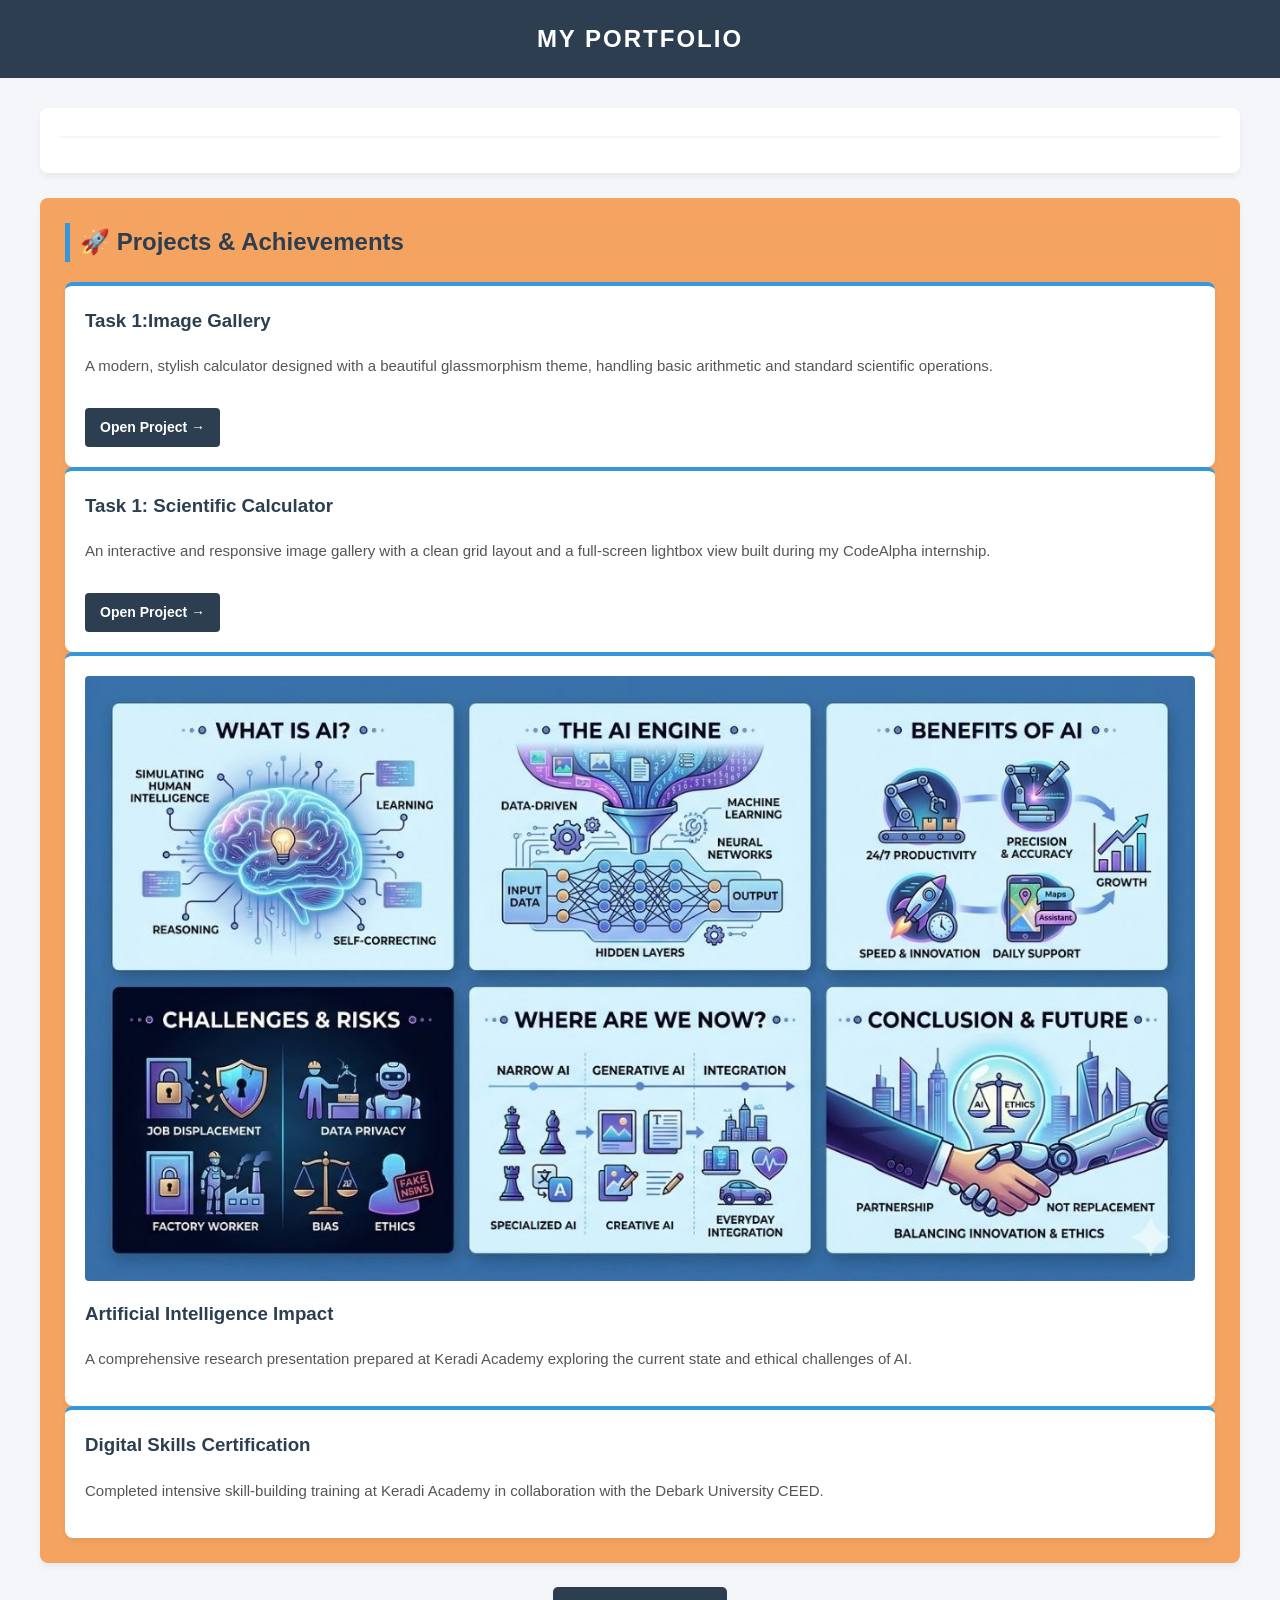
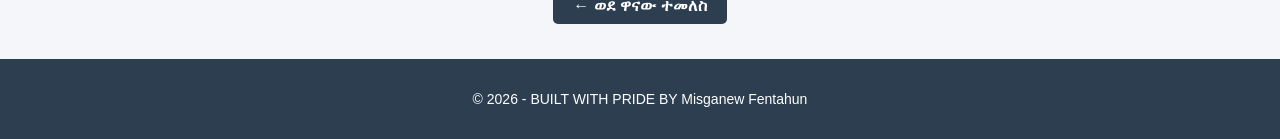
<file: Task3_portifolio/project.html>
<!DOCTYPE html>
<html lang="en">
<head>
    <meta charset="UTF-8">
    <meta name="viewport" content="width=device-width, initial-scale=1.0">
    <title>Projects | Misganew Fentahun</title>
    <link rel="stylesheet" href="mainstyle.css">
    <style>
        .project-grid {
            display: grid;
            grid-template-columns: repeat(auto-fit, minmax(280px, 1fr));
            gap: 20px;
            margin-top: 20px;
        }
        .project-card {
            background: white;
            padding: 20px;
            border-radius: 8px;
            box-shadow: 0 4px 6px rgba(0,0,0,0.05);
            border-top: 4px solid #3498db;
        }
        .project-card h3 {
            margin-top: 0;
            color: #2c3e50;
        }
        .project-card p {
            font-size: 15px;
            color: #555;
            font-weight: normal !important;
        }
        .project-link {
            color: #3498db;
            text-decoration: none;
            font-weight: bold;
            display: inline-block;
            margin-top: 10px;
        }
    </style>
</head>
<body>

    <header>
        <div class="logo">MY PORTFOLIO</div>
    </header>

    <div class="main-layout-container">
        
        <nav class="sidebar-nav">
            <h3></h3>
        </nav>

        <main class="content-area">
            <section class="content-section">
                <h2>🚀 Projects & Achievements</h2>
                
                
  <div class="project-card">
    <h3>Task 1:Image Gallery</h3>
    <p>A modern, stylish calculator designed with a beautiful glassmorphism theme, handling basic arithmetic and standard scientific operations.</p>
    <a href="../Task2_calculater/index.html" style="background-color: #2c3e50; color: white; text-decoration: none; padding: 8px 15px; border-radius: 4px; font-weight: bold; font-size: 14px; display: inline-block; margin-top: 15px;">
        Open Project &rarr;
    </a>
</div>
                    
      <div class="project-card">
    <h3>Task 1: Scientific Calculator</h3>
    <p>An interactive and responsive image gallery with a clean grid layout and a full-screen lightbox view built during my CodeAlpha internship.</p>
    <a href="../Task1_Image_Gallery/index.html" style="background-color: #2c3e50; color: white; text-decoration: none; padding: 8px 15px; border-radius: 4px; font-weight: bold; font-size: 14px; display: inline-block; margin-top: 15px;">
        Open Project &rarr;
    </a>
</div>


                    <div class="project-card">
                        <img src="AL.jpg" alt="AI Presentation" style="width:100%; border-radius:4px; margin-bottom:10px;">
                        <h3>Artificial Intelligence Impact</h3>
                        <p>A comprehensive research presentation prepared at Keradi Academy exploring the current state and ethical challenges of AI.</p>
                    </div>
                    
                    <div class="project-card">
                        <h3>Digital Skills Certification</h3>
                        <p>Completed intensive skill-building training at Keradi Academy in collaboration with the Debark University CEED.</p>
                    </div>
                </div>

            </section>
        </main>

    </div>

    <div style="text-align: center; margin: 30px 0;">
        <a href="index.html" style="background-color: #2c3e50; color: white; padding: 10px 20px; text-decoration: none; border-radius: 5px; font-weight: bold;">← ወደ ዋናው ተመለስ</a>
    </div>

    <footer>
        <p>&copy; 2026 - BUILT WITH PRIDE BY Misganew Fentahun</p>
    </footer>

</body>
</html>
</file>
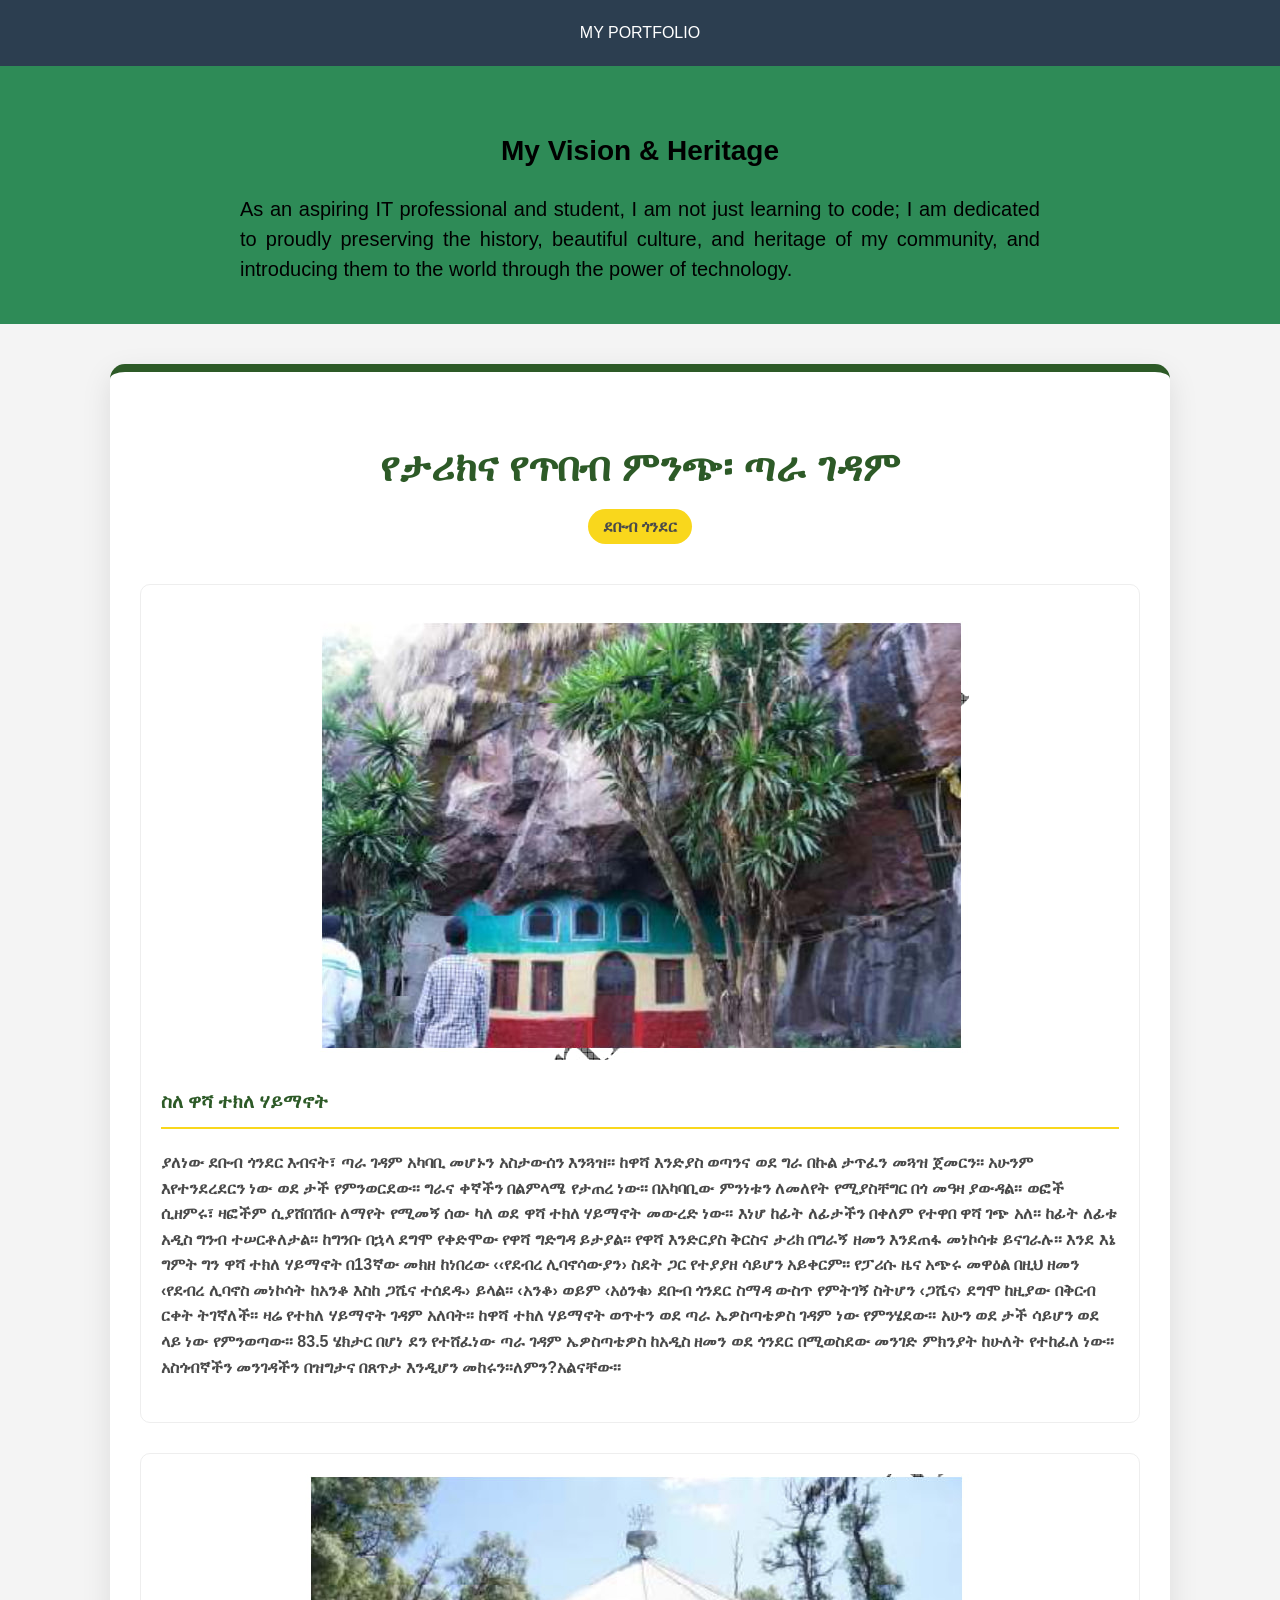
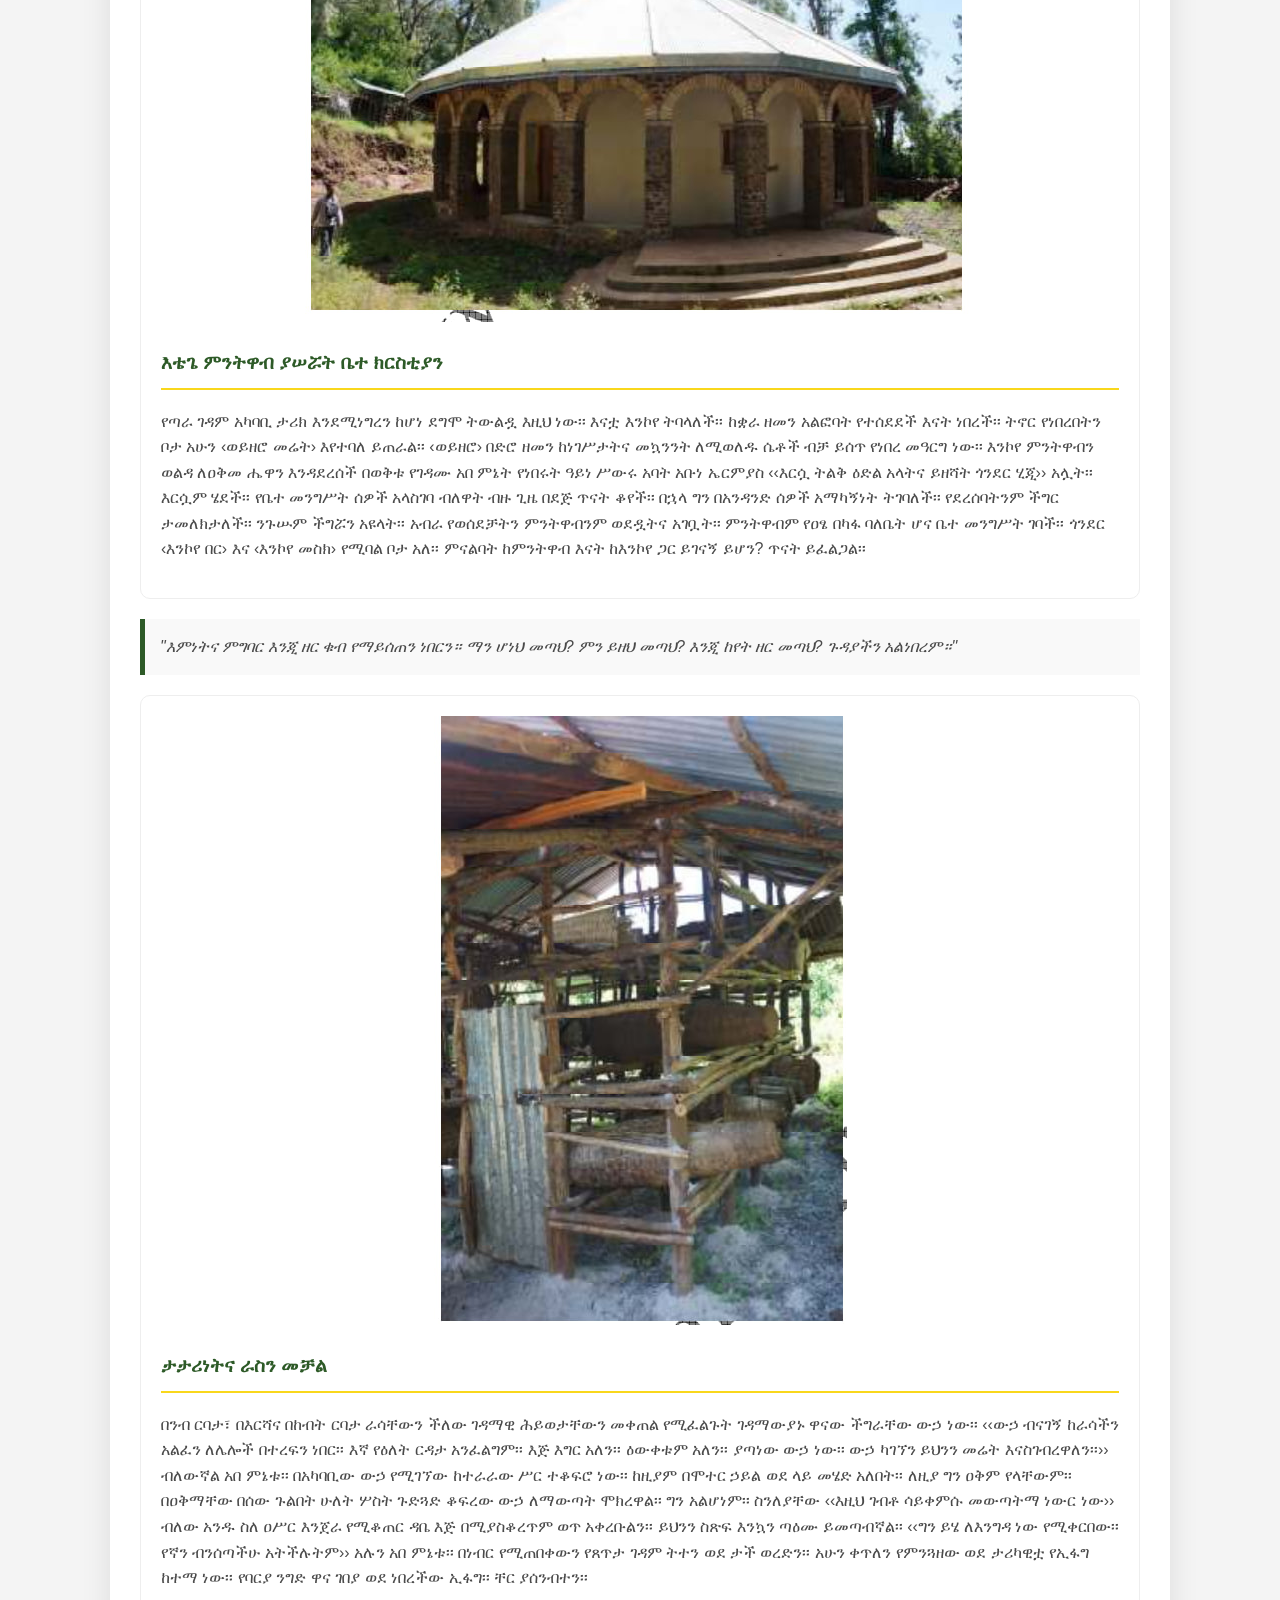
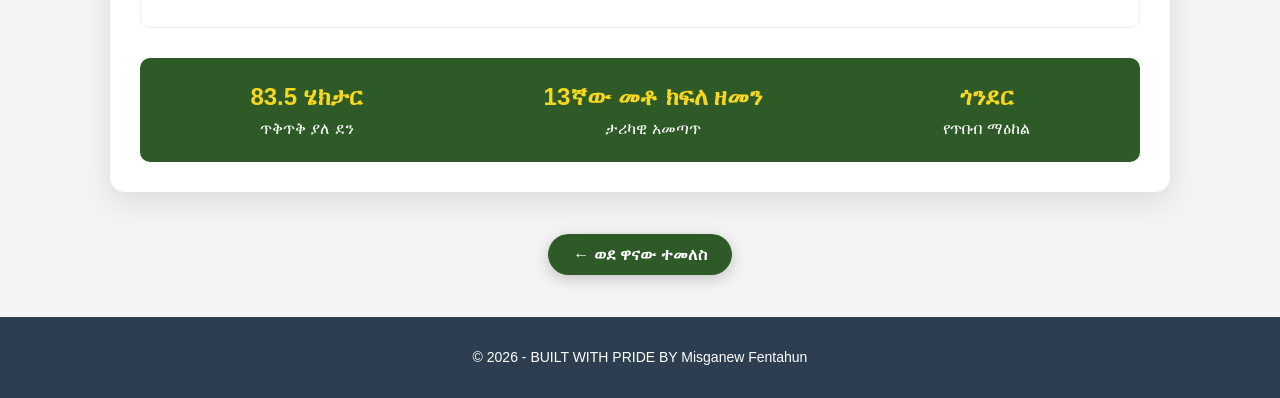
<file: Task3_portifolio/tara.html>
<!DOCTYPE html>
<html lang="am">
<head>
    <meta charset="UTF-8">
    <meta name="viewport" content="width=device-width, initial-scale=1.0">
    <title>የእኔ መገኛ - ጣራ ገዳም</title>
    <style>
        :root {
            --primary-green: #2d5a27;
            --ethiopian-gold: #f9d71c;
            --stone-gray: #4a4a4a;
            --white: #ffffff;
        }

        body {
            font-family: 'Segoe UI', Tahoma, Geneva, Verdana, sans-serif;
            line-height: 1.6;
            margin: 0;
            background-color: #f4f4f4;
            color: var(--stone-gray);
        }

        .heritage-section {
            max-width: 1000px;
            margin: 40px auto;
            background: var(--white);
            padding: 30px;
            border-radius: 15px;
            box-shadow: 0 10px 30px rgba(0,0,0,0.1);
            border-top: 8px solid var(--primary-green);
        }

        .header-area {
            text-align: center;
            margin-bottom: 40px;
        }

        h1 {
            color: var(--primary-green);
            font-size: 2.5rem;
            margin-bottom: 10px;
        }

        .location-tag {
            background: var(--ethiopian-gold);
            padding: 5px 15px;
            border-radius: 20px;
            font-weight: bold;
            display: inline-block;
        }

        .grid-container {
            display: grid;
            grid-template-columns: repeat(auto-fit, minmax(300px, 1fr));
            gap: 25px;
            margin-top: 30px;
        }

        .info-card {
            background: #fff;
            border: 1px solid #eee;
            padding: 20px;
            border-radius: 10px;
            transition: transform 0.3s ease;
        }

        .info-card:hover {
            transform: translateY(-5px);
            border-color: var(--primary-green);
        }

        h3 {
            color: var(--primary-green);
            border-bottom: 2px solid var(--ethiopian-gold);
            padding-bottom: 10px;
        }

        .quote-box {
            background: #f9f9f9;
            border-left: 5px solid var(--primary-green);
            padding: 15px;
            margin: 20px 0;
            font-style: italic;
        }

        .stats-bar {
            display: flex;
            justify-content: space-around;
            background: var(--primary-green);
            color: white;
            padding: 20px;
            border-radius: 10px;
            margin-top: 30px;
            text-align: center;
        }

        .stat-item span {
            display: block;
            font-size: 1.5rem;
            font-weight: bold;
            color: var(--ethiopian-gold);
        }
        footer {
    background-color: #2c3e50;
    color: white;
    text-align: center;
    padding: 15px;
    margin-top: 40px;
    font-size: 14px;
}
header{
    background-color: #2c3e50;
    color: white;
    padding: 20px;
    text-align: center;
}
    </style>
</head>
<body>
    <header>
        <div class="logo">MY PORTFOLIO</div>
    </header>
  <div class="content-section" style="text-align: center; padding: 40px 25px; background-color:seagreen;">
    <h2 style="font-size: 28px; color: black; margin-bottom: 20px;">My Vision & Heritage</h2>
    
    <p style="font-size: 20px; line-height: 1.5; color: black; max-width: 800px; margin: 0 auto; text-align: justify;">
        As an aspiring IT professional and student, I am not just learning to code; I am dedicated to proudly preserving the history, beautiful culture, and heritage of my community, and introducing them to the world through the power of technology.
    </p>
</div>
<section class="heritage-section">
    <div class="header-area">
        <h1>የታሪክና የጥበብ ምንጭ፡ ጣራ ገዳም</h1>
        <div class="location-tag">ደቡብ ጎንደር</div>
    </div>

    <div class="info-card">
       <center> <img src="t.jpg"></center>
        <h3>ስለ ዋሻ ተክለ ሃይማኖት</h3>
        <h4>ያለነው ደቡብ ጎንደር እብናት፣ ጣራ ገዳም አካባቢ መሆኑን አስታውሰን እንጓዝ፡፡ 
ከዋሻ እንድያስ ወጣንና ወደ ግራ በኩል ታጥፈን መጓዝ ጀመርን፡፡ አሁንም እየተንደረደርን ነው ወደ ታች 
የምንወርደው፡፡ ግራና ቀኛችን በልምላሜ የታጠረ ነው፡፡ በአካባቢው ምንነቱን ለመለየት የሚያስቸግር በጎ መዓዛ 
ያውዳል፡፡ ወፎች ሲዘምሩ፣ ዛፎችም ሲያሸበሽቡ ለማየት የሚመኝ ሰው ካለ ወደ ዋሻ ተክለ ሃይማኖት መውረድ 
ነው፡፡ 
እነሆ ከፊት ለፊታችን በቀለም የተዋበ ዋሻ ገጭ አለ፡፡ ከፊት ለፊቱ አዲስ ግንብ ተሠርቶለታል፡፡ ከግንቡ በኋላ 
ደግሞ የቀድሞው የዋሻ ግድግዳ ይታያል፡፡ የዋሻ እንድርያስ ቅርስና ታሪክ በግራኝ ዘመን እንደጠፋ መነኮሳቱ 
ይናገራሉ፡፡ እንደ እኔ ግምት ግን ዋሻ ተክለ ሃይማኖት በ13ኛው መክዘ ከነበረው ‹‹የደብረ ሊባኖሳውያን› ስደት ጋር 
የተያያዘ ሳይሆን አይቀርም፡፡ የፓሪሱ ዜና አጭሩ መዋዕል በዚህ ዘመን ‹የደብረ ሊባኖስ መነኮሳት ከአንቆ እስከ 
ጋሼና ተሰደዱ› ይላል፡፡ ‹አንቆ› ወይም ‹አዕንቁ› ደቡብ ጎንደር ስማዳ ውስጥ የምትገኝ ስትሆን ‹ጋሼና› ደግሞ 
ከዚያው በቅርብ ርቀት ትገኛለች፡፡ ዛሬ የተክለ ሃይማኖት ገዳም አለባት፡፡ 
ከዋሻ ተክለ ሃይማኖት ወጥተን ወደ ጣራ ኤዎስጣቴዎስ ገዳም ነው የምንሄደው፡፡ አሁን ወደ ታች ሳይሆን ወደ ላይ 
ነው የምንወጣው፡፡ 83.5 ሄክታር በሆነ ደን የተሸፈነው ጣራ ገዳም ኤዎስጣቴዎስ ከአዲስ ዘመን ወደ ጎንደር 
በሚወስደው መንገድ ምክንያት ከሁለት የተከፈለ ነው፡፡ አስጎብኛችን መንገዳችን በዝግታና በጸጥታ እንዲሆን 
መከሩን፡፡ለምን?አልናቸው፡፡
</h4>
    </div>
    <div class="grid-container">
        <div class="info-card">
   <center><img src="tt.jpg"></center>
            <h3>እቴጌ ምንትዋብ ያሠሯት ቤተ ክርስቲያን</h3>
            <p>የጣራ ገዳም አካባቢ ታሪክ እንደሚነግረን ከሆነ ደግሞ ትውልዷ እዚህ ነው፡፡ እናቷ እንኮየ ትባላለች፡፡ ከቋራ 
ዘመን አልፎባት የተሰደደች እናት ነበረች፡፡ ትኖር የነበረበትን ቦታ አሁን ‹ወይዘሮ መሬት› እየተባለ ይጠራል፡፡ 
‹ወይዘሮ› በድሮ ዘመን ከነገሥታትና መኳንንት ለሚወለዱ ሴቶች ብቻ ይሰጥ የነበረ መዓርግ ነው፡፡ እንኮየ 
ምንትዋብን ወልዳ ለዐቅመ ሔዋን እንዳደረሰች በወቅቱ የገዳሙ አበ ምኔት የነበሩት ዓይነ ሥውሩ አባት አቡነ 
ኤርምያስ ‹‹እርሷ ትልቅ ዕድል አላትና ይዘሻት ጎንደር ሂጂ›› አሏት፡፡ እርሷም ሄደች፡፡ የቤተ መንግሥት ሰዎች 
አላስገባ ብለዋት ብዙ ጊዜ በደጅ ጥናት ቆየች፡፡ በኋላ ግን በአንዳንድ ሰዎች አማካኝነት ትገባለች፡፡ የደረሰባትንም 
ችግር ታመለክታለች፡፡ ንጉሡም ችግሯን አዩላት፡፡ አብራ የወሰደቻትን ምንትዋብንም ወደዷትና አገቧት፡፡ 
ምንትዋብም የዐፄ በካፋ ባለቤት ሆና ቤተ መንግሥት ገባች፡፡ 
ጎንደር ‹እንኮየ በር› እና ‹እንኮየ መስክ› የሚባል ቦታ አለ፡፡ ምናልባት ከምንትዋብ እናት ከእንኮየ ጋር ይገናኝ 
ይሆን? ጥናት ይፈልጋል፡፡
</p>
        </div>
        </div>
    <div class="quote-box">
        "እምነትና ምግባር እንጂ ዘር ቁብ የማይሰጠን ነበርን። ማን ሆነህ መጣህ? ምን ይዘህ መጣህ? እንጂ ከየት ዘር መጣህ? ጉዳያችን አልነበረም።"
    </div>

    <div class="info-card">
        <center><img src="ttt.jpg"></center>
        <h3>ታታሪነትና ራስን መቻል</h3>
        <p>በንብ ርባታ፣ በእርሻና በከብት ርባታ ራሳቸውን ችለው ገዳማዊ ሕይወታቸውን መቀጠል የሚፈልጉት ገዳማውያኑ 
ዋናው ችግራቸው ውኃ ነው፡፡ ‹‹ውኃ ብናገኝ ከራሳችን አልፈን ለሌሎች በተረፍን ነበር፡፡ እኛ የዕለት ርዳታ 
አንፈልግም፡፡ እጅ እግር አለን፡፡ ዕውቀቱም አለን፡፡ ያጣነው ውኃ ነው፡፡ ውኃ ካገኘን ይህንን መሬት 
እናስገብረዋለን፡፡›› ብለውኛል አበ ምኔቱ፡፡ በአካባቢው ውኃ የሚገኘው ከተራራው ሥር ተቆፍሮ ነው፡፡ ከዚያም 
በሞተር ኃይል ወደ ላይ መሄድ አለበት፡፡ ለዚያ ግን ዐቅም የላቸውም፡፡ በዐቅማቸው በሰው ጉልበት ሁለት ሦስት 
ጉድጓድ ቆፍረው ውኃ ለማውጣት ሞክረዋል፡፡ ግን አልሆነም፡፡ 
ስንለያቸው ‹‹እዚህ ገብቶ ሳይቀምሱ መውጣትማ ነውር ነው›› ብለው አንዱ ስለ ዐሥር እንጀራ የሚቆጠር ዳቤ እጅ 
በሚያስቆረጥም ወጥ አቀረቡልን፡፡ ይህንን ስጽፍ እንኳን ጣዕሙ ይመጣብኛል፡፡ ‹‹ግን ይሄ ለእንግዳ ነው 
የሚቀርበው፡፡ የኛን ብንሰጣችሁ አትችሉትም›› አሉን አበ ምኔቱ፡፡ በነብር የሚጠበቀውን የጸጥታ ገዳም ትተን ወደ 
ታች ወረድን፡፡ አሁን ቀጥለን የምንጓዘው ወደ ታሪካዊቷ የኢፋግ ከተማ ነው፡፡ የባርያ ንግድ ዋና ገበያ ወደ 
ነበረችው ኢፋግ፡፡ 
ቸር ያሰንብተን፡፡</p>
    </div>

    <div class="stats-bar">
        <div class="stat-item">
            <span>83.5 ሄክታር</span>ጥቅጥቅ ያለ ደን
        </div>
        <div class="stat-item">
            <span>13ኛው መቶ ክፍለ ዘመን</span>
        ታሪካዊ አመጣጥ
        </div>
        <div class="stat-item">
            <span>ጎንደር</span>
        የጥበብ ማዕከል
        </div>
    </div>
</section>
 <div style="text-align: center; margin: 50px 0;">
    <a href="index.html" style="
        background-color: #2d5a27; 
        color: white; 
        padding: 12px 25px; 
        text-decoration: none; 
        border-radius: 25px;
        font-weight: bold;
        box-shadow: 0 4px 15px rgba(0,0,0,0.2);
    ">← ወደ ዋናው ተመለስ</a>
</div>
 <footer>
        <p>&copy; 2026 - BUILT WITH PRIDE BY Misganew Fentahun</p>
    </footer>
</body>
</html>
</file>
<file: mainstyle.css>
body {
    font-family: 'Segoe UI', Tahoma, Geneva, Verdana, sans-serif;
    margin: 0;
    padding: 0;
    background-color: #f4f6f9;
    color: #333;
    line-height: 1.6;
}

header {
    background-color: #2c3e50;
    color: white;
    padding: 20px;
    text-align: center;
}

.logo {
    font-size: 24px;
    font-weight: bold;
    letter-spacing: 2px;
}

.hero {
    background-color: #34495e;
    color: white;
    text-align: center;
    padding: 40px 20px;
    border-bottom: 4px solid #3498db;
}

.hero img {
    width: 200px;
    height: 200px;
    border-radius: 50%;
    object-fit: cover;
    border: 5px solid white;
    box-shadow: 0 4px 10px rgba(0,0,0,0.2);
    margin-bottom: 15px;
}

.hero h1 {
    margin: 10px 0;
    font-size: 28px;
}

.hero p {
    font-size: 14px;
    letter-spacing: 1px;
    color: #bdc3c7;
}

.main-layout-container {
    display: flex;
    flex-direction: column; /* ማውጫው ከላይ፣ ይዘቱ ከታች */
    max-width: 1200px;
    margin: 30px auto;
    padding: 0 20px;
    gap: 25px;
}

.sidebar-nav {
    background-color: white; 
    padding: 20px;
    border-radius: 8px;
    box-shadow: 0 4px 6px rgba(0,0,0,0.05);
}

.sidebar-nav h3 {
    margin-top: 0;
    margin-bottom: 15px;
    color: #2c3e50;
    border-bottom: 2px solid #f4f6f9;
    padding-bottom: 8px;
}


.sidebar-nav ul {
    display: flex !important;       
    flex-direction: row !important; 
    flex-wrap: wrap;
    gap: 40px !important;           /* በሊንኮቹ መካከል 40px ክፍተት */
    padding: 0;
    margin: 0;
    list-style: none;               
}

.sidebar-nav ul li a {
    text-decoration: none;
    color: #2c3e50;
    font-weight: bold;
    font-size: 18px;                
    padding: 5px 10px;
    display: inline-block;          
    transition: color 0.3s ease;
}

.sidebar-nav ul li a:hover {
    background-color:black;
    color: #3498db;
    border-radius: 4px;
    text-decoration: none;
}


.content-area {
    display: flex;
    flex-direction: column;
    gap: 25px;
}

.content-section {
    background-color: sandybrown;
    padding: 25px;
    border-radius: 8px;
    box-shadow: 0 4px 6px rgba(0,0,0,0.05);

}

.content-section h2 {
    margin-top: 0;
    color: #2c3e50;
    border-left: 5px solid #3498db;
    padding-left: 10px;
}
.content-section p {
    font-weight: bold;
    font-size: 17px;

}

.about-text {
    background-color: #e8f4f8;
    padding: 15px;
    border-radius: 6px;
    border-left: 4px solid #2ecc71;
    margin: 0;
}

.contact-links a {
    color: #3498db;
    text-decoration: none;
    font-weight: bold;
}

.contact-links a:hover {
    text-decoration: underline;
}

footer {
    background-color: #2c3e50;
    color: white;
    text-align: center;
    padding: 15px;
    margin-top: 40px;
    font-size: 14px;
}
</file>
<file: Task3_portifolio/mainstyle.css>
body {
    font-family: 'Segoe UI', Tahoma, Geneva, Verdana, sans-serif;
    margin: 0;
    padding: 0;
    background-color: #f4f6f9;
    color: #333;
    line-height: 1.6;
}

header {
    background-color: #2c3e50;
    color: white;
    padding: 20px;
    text-align: center;
}

.logo {
    font-size: 24px;
    font-weight: bold;
    letter-spacing: 2px;
}

.hero {
    background-color: #34495e;
    color: white;
    text-align: center;
    padding: 40px 20px;
    border-bottom: 4px solid #3498db;
}

.hero img {
    width: 200px;
    height: 200px;
    border-radius: 50%;
    object-fit: cover;
    border: 5px solid white;
    box-shadow: 0 4px 10px rgba(0,0,0,0.2);
    margin-bottom: 15px;
}

.hero h1 {
    margin: 10px 0;
    font-size: 28px;
}

.hero p {
    font-size: 14px;
    letter-spacing: 1px;
    color: #bdc3c7;
}

.main-layout-container {
    display: flex;
    flex-direction: column; /* ማውጫው ከላይ፣ ይዘቱ ከታች */
    max-width: 1200px;
    margin: 30px auto;
    padding: 0 20px;
    gap: 25px;
}

.sidebar-nav {
    background-color: white; 
    padding: 20px;
    border-radius: 8px;
    box-shadow: 0 4px 6px rgba(0,0,0,0.05);
}

.sidebar-nav h3 {
    margin-top: 0;
    margin-bottom: 15px;
    color: #2c3e50;
    border-bottom: 2px solid #f4f6f9;
    padding-bottom: 8px;
}


.sidebar-nav ul {
    display: flex !important;       
    flex-direction: row !important; 
    flex-wrap: wrap;
    gap: 40px !important;           /* በሊንኮቹ መካከል 40px ክፍተት */
    padding: 0;
    margin: 0;
    list-style: none;               
}

.sidebar-nav ul li a {
    text-decoration: none;
    color: #2c3e50;
    font-weight: bold;
    font-size: 18px;                
    padding: 5px 10px;
    display: inline-block;          
    transition: color 0.3s ease;
}

.sidebar-nav ul li a:hover {
    background-color:black;
    color: #3498db;
    border-radius: 4px;
    text-decoration: none;
}


.content-area {
    display: flex;
    flex-direction: column;
    gap: 25px;
}

.content-section {
    background-color: sandybrown;
    padding: 25px;
    border-radius: 8px;
    box-shadow: 0 4px 6px rgba(0,0,0,0.05);

}

.content-section h2 {
    margin-top: 0;
    color: #2c3e50;
    border-left: 5px solid #3498db;
    padding-left: 10px;
}
.content-section p {
    font-weight: bold;
    font-size: 17px;

}

.about-text {
    background-color: #e8f4f8;
    padding: 15px;
    border-radius: 6px;
    border-left: 4px solid #2ecc71;
    margin: 0;
}

.contact-links a {
    color: #3498db;
    text-decoration: none;
    font-weight: bold;
}

.contact-links a:hover {
    text-decoration: underline;
}

footer {
    background-color: #2c3e50;
    color: white;
    text-align: center;
    padding: 15px;
    margin-top: 40px;
    font-size: 14px;
}
</file>
<file: book-style.css>
/* መላውን ገጽ መካከለኛ ቦታ ላይ ለማድረግ እና ዳራውን ለማስተካከል */
body {
    font-family: Arial, sans-serif;
    background-color: #f4f4f9;
    display: flex;
    justify-content: center;
    align-items: center;
    height: 100vh;
    margin: 0;
}

/* የፎርሙ መቀመጫ ሳጥን (ካርድ) ዲዛይን */
.container {
    background: white;
    padding: 30px;
    border-radius: 8px;
    box-shadow: 0 4px 8px rgba(0,0,0,0.1);
    width: 100%;
    max-width: 400px;
    text-align: center;
}

h2 {
    color: #333;
    margin-bottom: 10px;
}

p {
    color: #666;
    font-size: 14px;
    margin-bottom: 20px;
}

/* የተጠቃሚ መረጃ መጻፊያ ሳጥኖች (Inputs) */
input[type="text"], input[type="email"], input[type="tel"] {
    width: 100%;
    padding: 12px;
    margin: 10px 0;
    border: 1px solid #ccc;
    border-radius: 4px;
    box-sizing: border-box;
    font-size: 14px;
}

/* ተጠቃሚው መጻፊያ ሳጥኑ ላይ ጠቅ ሲያደርግ የሚኖረው ከለር */
input:focus {
    border-color: #28a745;
    outline: none;
}

/* የመጫኛ ቁልፍ (Button) ዲዛይን */
button {
    width: 100%;
    padding: 12px;
    background-color: #28a745;
    color: white;
    border: none;
    border-radius: 4px;
    cursor: pointer;
    font-size: 16px;
    font-weight: bold;
    margin-top: 10px;
    transition: background-color 0.3s ease;
}

button:hover {
    background-color: #218838;
}

button:disabled {
    background-color: #6c757d;
    cursor: not-allowed;
}

/* መጽሐፉ (PDF) የሚታይበት ፍሬም (መጀመሪያ ላይ የተደበቀ ነው) */
#pdf-viewer {
    display: none;
    width: 100%;
    height: 100vh;
    border: none;
}
/* መመለሻ ቁልፉን መሃል ላይ የሚያደርግ ሳጥን */
.home-return-container {
    text-align: center;
    margin: 20px 0 40px 0;
}

/* የመመለሻ ቁልፉ ራሱ ዲዛይን */
.back-to-home-btn {
    display: inline-block;
    padding: 10px 25px;
    background-color: #007bff; /* ሰማያዊ ቀለም */
    color: white !important;
    text-decoration: none;
    font-size: 16px;
    font-weight: bold;
    border-radius: 4px;
    box-shadow: 0 4px 6px rgba(0,0,0,0.1);
    transition: background 0.3s ease, transform 0.2s ease;
}

/* ማውሱ ቁልፉ ላይ ሲያርፍ የሚኖረው ለውጥ */
.back-to-home-btn:hover {
    background-color: #0056b3; /* ጥቁር ያለ ሰማያዊ */
    transform: translateY(-2px); /* ትንሽ ከፍ እንዲል */
}
</file>
